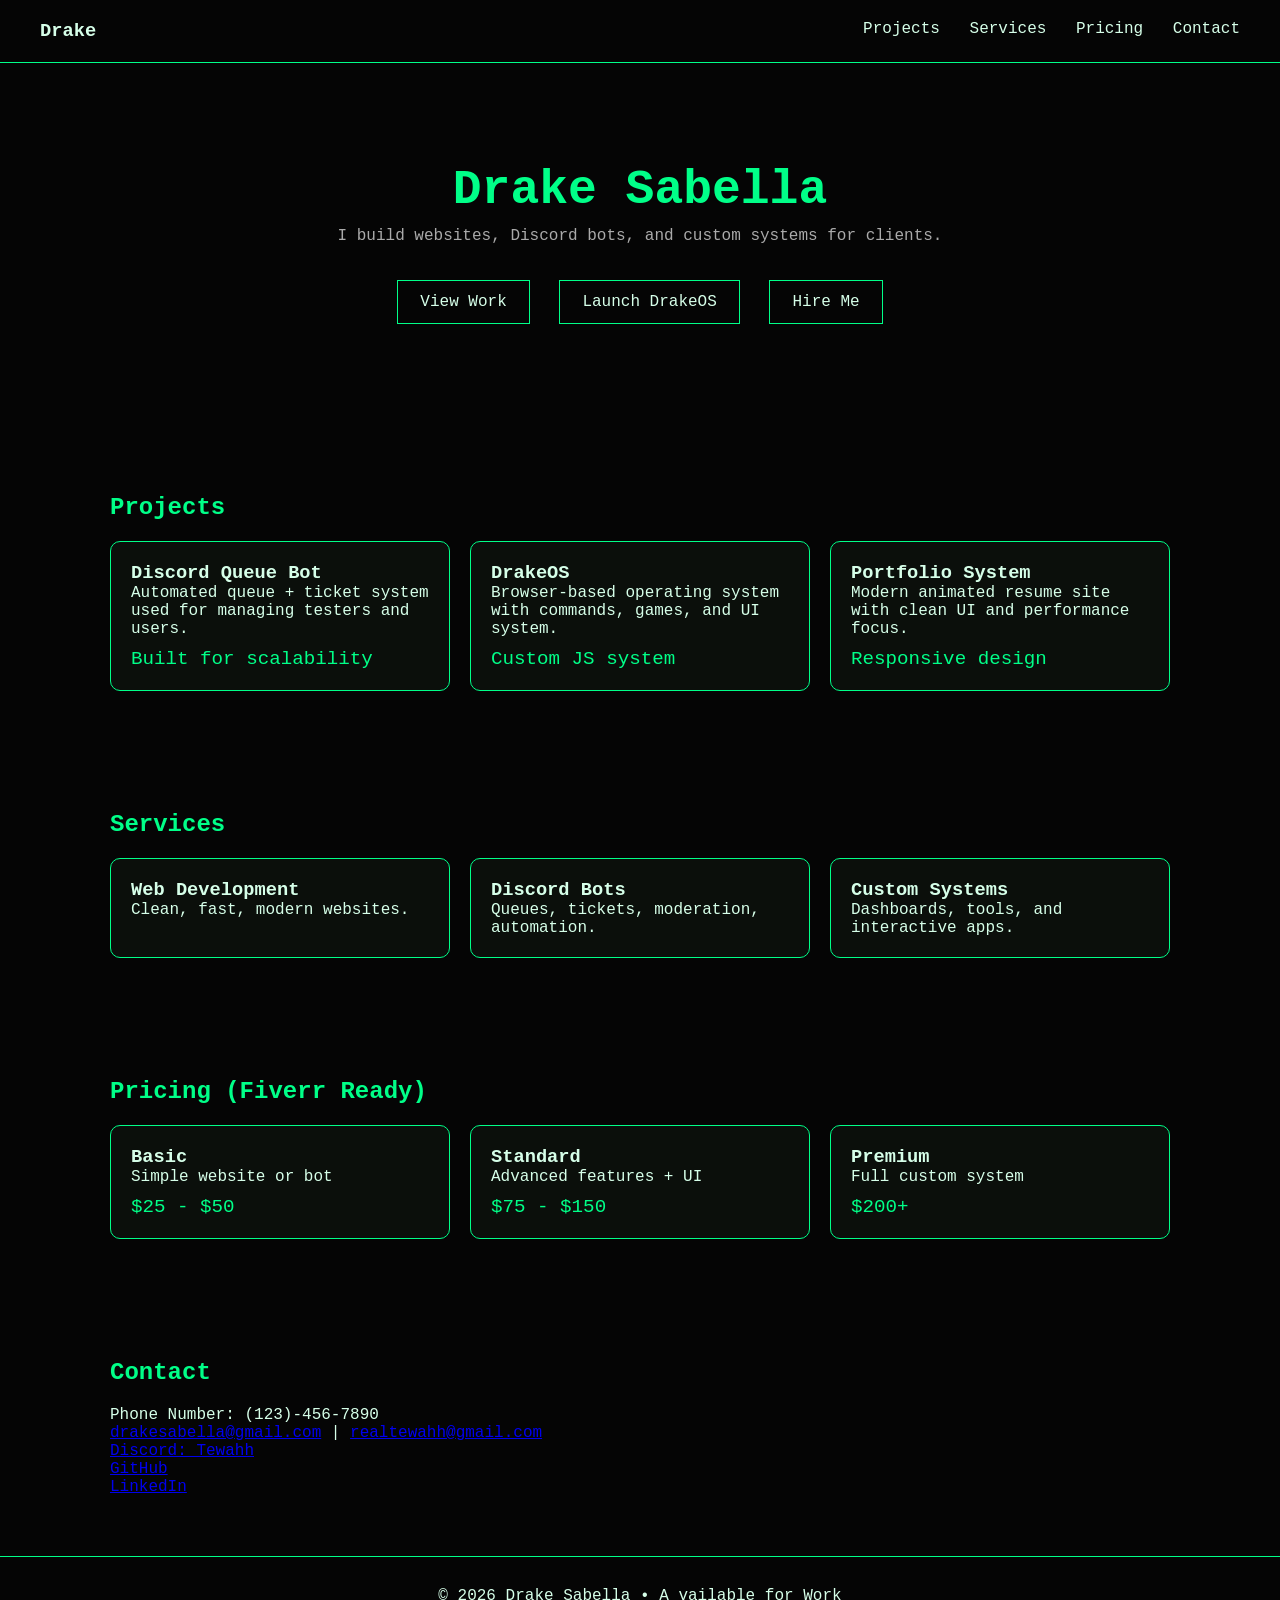
<file: index.html>
<!DOCTYPE html>
<html lang="en">

<head>
    <meta charset="UTF-8">
    <meta name="viewport" content="width=device-width, initial-scale=1.0">
    <title>Drake Sabella | Hire Me</title>
    <link rel="stylesheet" href="style.css">
</head>

<body>

    <header>
        <h3>Drake</h3>
        <nav>
            <a onclick="scrollToSection('projects')">Projects</a>
            <a onclick="scrollToSection('services')">Services</a>
            <a onclick="scrollToSection('pricing')">Pricing</a>
            <a onclick="scrollToSection('contact')">Contact</a>
        </nav>
    </header>

    <div class="hero">
        <h1>Drake Sabella</h1>
        <p>I build websites, Discord bots, and custom systems for clients.</p>

        <div class="buttons">
            <div class="btn" onclick="scrollToSection('projects')">View Work</div>
            <div class="btn" onclick="openTerminal()">Launch DrakeOS</div>
            <div class="btn" onclick="scrollToSection('pricing')">Hire Me</div>
        </div>
    </div>

    <section id="projects">
        <h2>Projects</h2>
        <div class="grid">

            <div class="card">
                <h3>Discord Queue Bot</h3>
                <p>Automated queue + ticket system used for managing testers and users.</p>
                <p class="price">Built for scalability</p>
            </div>

            <div class="card">
                <h3>DrakeOS</h3>
                <p>Browser-based operating system with commands, games, and UI system.</p>
                <p class="price">Custom JS system</p>
            </div>

            <div class="card">
                <h3>Portfolio System</h3>
                <p>Modern animated resume site with clean UI and performance focus.</p>
                <p class="price">Responsive design</p>
            </div>

        </div>
    </section>

    <section id="services">
        <h2>Services</h2>
        <div class="grid">

            <div class="card">
                <h3>Web Development</h3>
                <p>Clean, fast, modern websites.</p>
            </div>

            <div class="card">
                <h3>Discord Bots</h3>
                <p>Queues, tickets, moderation, automation.</p>
            </div>

            <div class="card">
                <h3>Custom Systems</h3>
                <p>Dashboards, tools, and interactive apps.</p>
            </div>

        </div>
    </section>

    <section id="pricing">
        <h2>Pricing (Fiverr Ready)</h2>
        <div class="grid">

            <div class="card">
                <h3>Basic</h3>
                <p>Simple website or bot</p>
                <p class="price">$25 - $50</p>
            </div>

            <div class="card">
                <h3>Standard</h3>
                <p>Advanced features + UI</p>
                <p class="price">$75 - $150</p>
            </div>

            <div class="card">
                <h3>Premium</h3>
                <p>Full custom system</p>
                <p class="price">$200+</p>
            </div>

        </div>
    </section>

    <section id="contact">
        <h2>Contact</h2>
        <p>Phone Number: (123)-456-7890</p>
        <p><a href="mailto:drakesabella@gmail.com" target="_blank">drakesabella@gmail.com</a> | <a href="mailto:realtewahh@gmail.com" target="_blank">realtewahh@gmail.com</a></p>
        <p><a href="https://discord.com/users/993185516474351616" target="_blank">Discord: Tewahh</a></p>
        <p><a href="https://github.com/Tewahh" target="_blank">GitHub</a></p>
        <p><a href="https://www.linkedin.com/in/drake-sabella-a541763a8" target="_blank">LinkedIn</a></p>
    </section>

    <footer>
        © 2026 Drake Sabella • A vailable for Work
    </footer>

    <!-- TERMINAL OS -->
    <div id="terminalModal">
        <div class="window-bar">
            <div class="dot red"></div>
            <div class="dot yellow"></div>
            <div class="dot green"></div>
        </div>

        <div id="terminal"></div>
        <input id="input" placeholder="type help...">
    </div>

    <script text="text/javascript" src="main.js"></script>

</body>

</html>
</file>
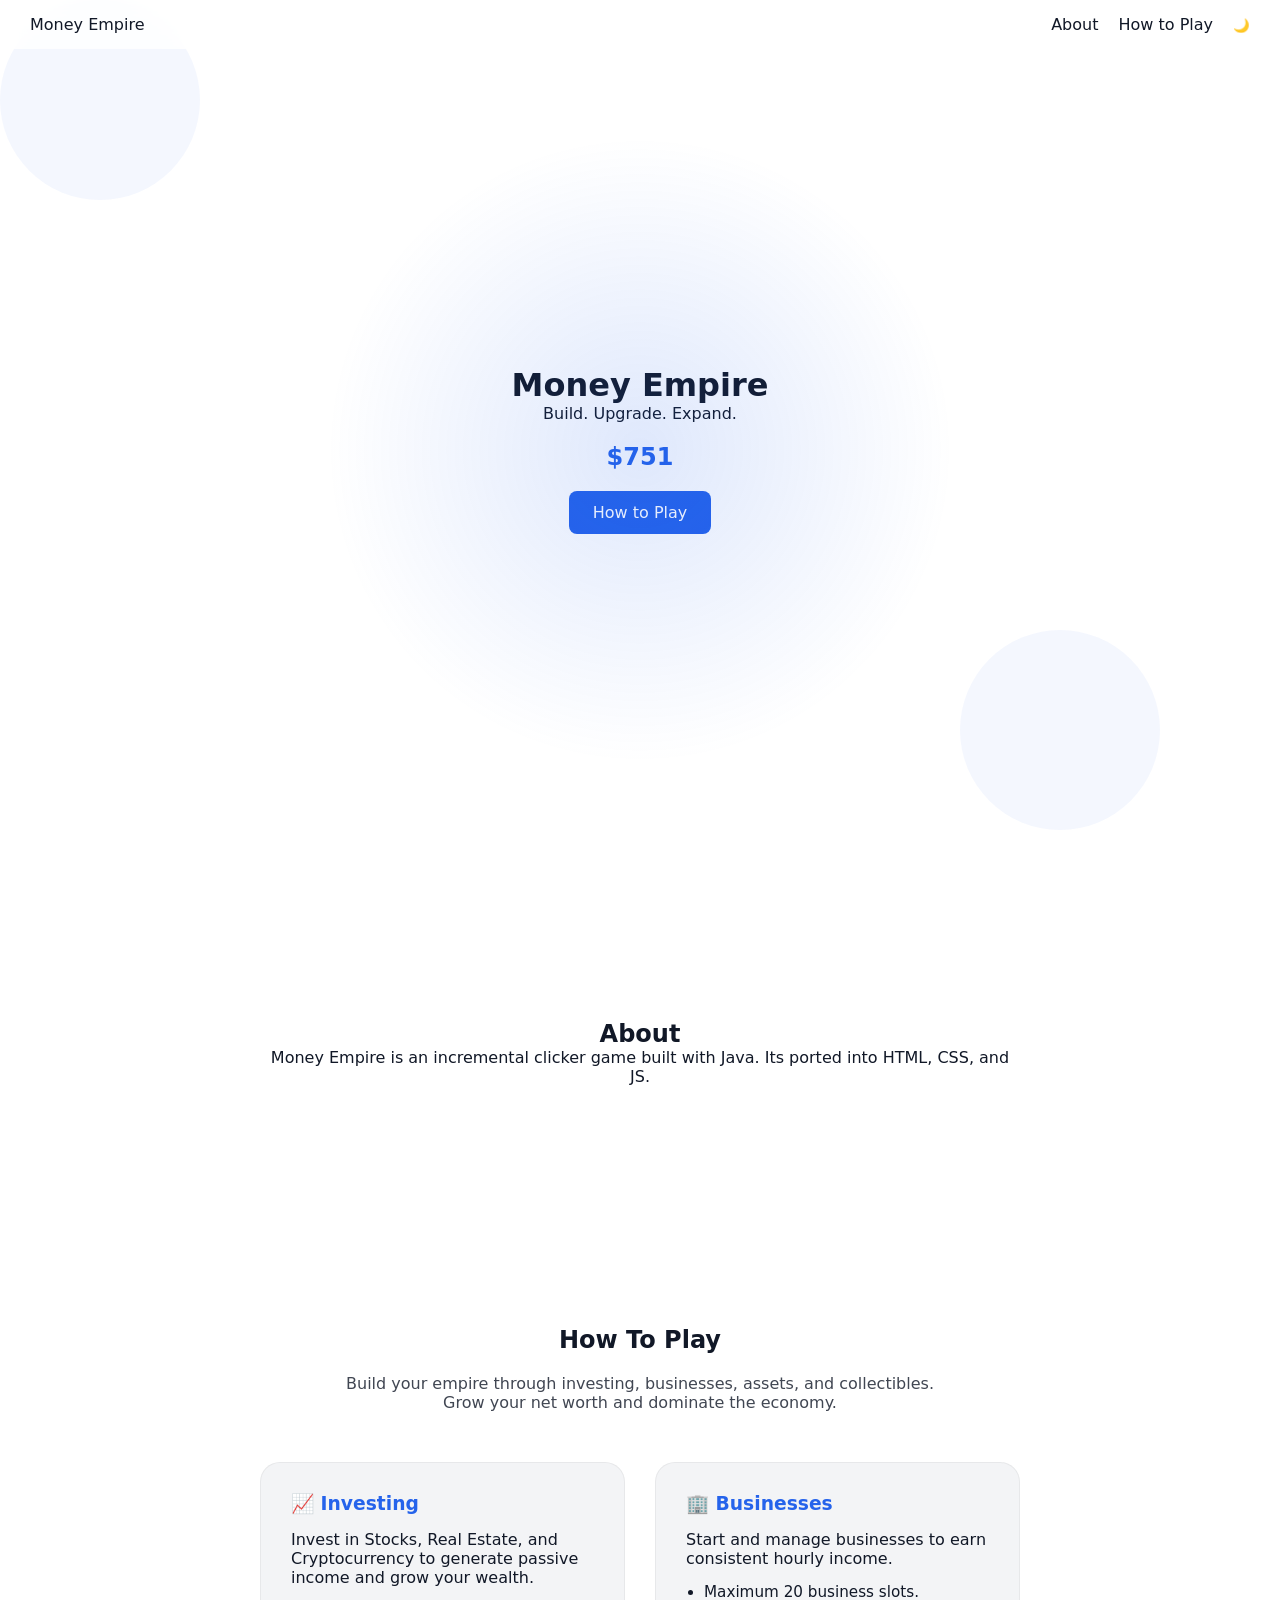
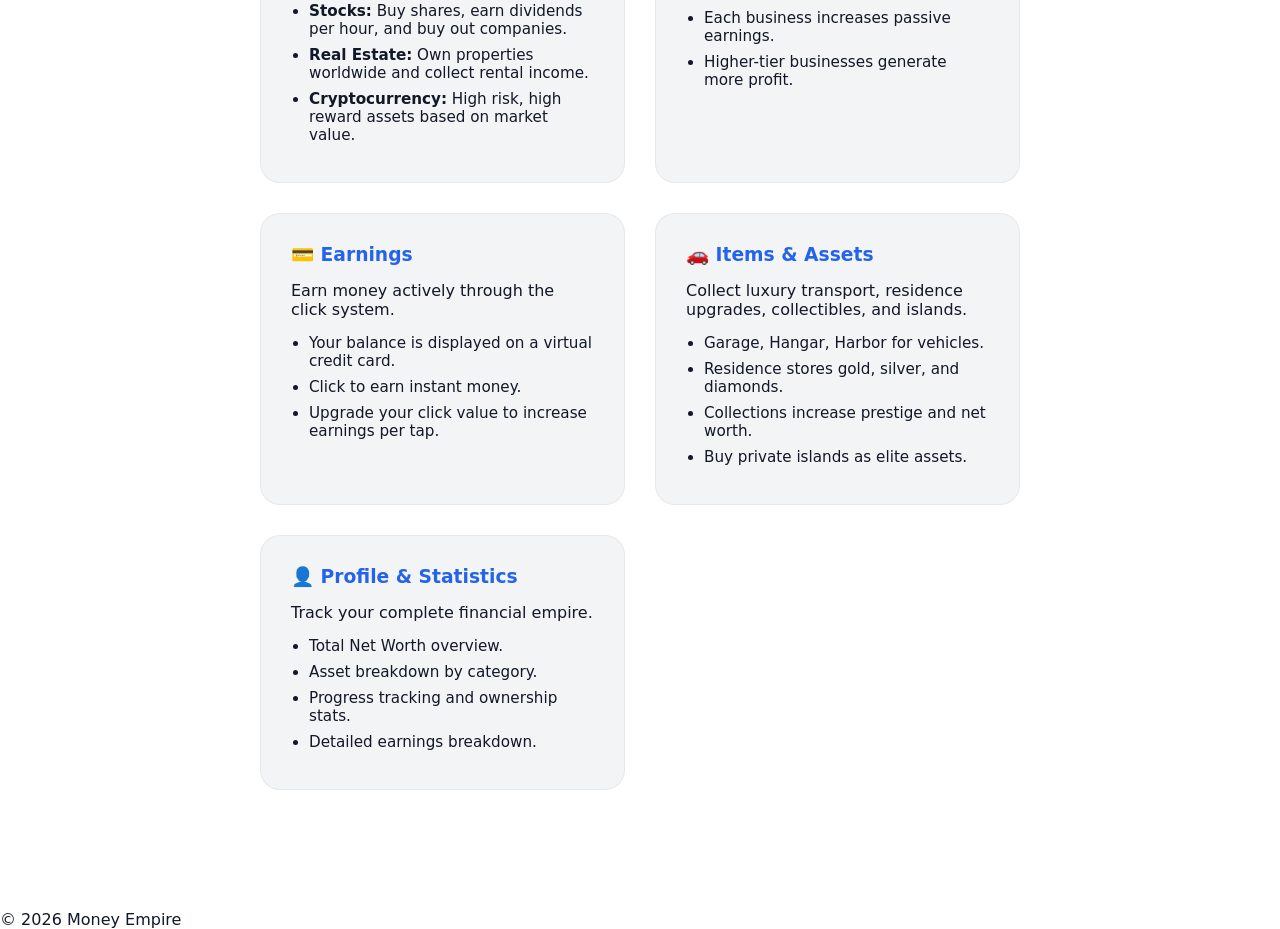
<file: ME/index.html>
<!DOCTYPE html>
<html lang="en" data-theme="light">
<head>
<meta charset="UTF-8">
<meta name="viewport" content="width=device-width, initial-scale=1.0">

<title>Money Empire</title>
<meta name="description" content="Money Empire - A clean incremental web game.">

<link rel="stylesheet" href="style.css">
<script defer src="script.js"></script>
</head>

<body>

<!-- Loading Screen -->
<div id="loader" aria-hidden="true">
    <div class="spinner"></div>
</div>

<!-- Background Effects -->
<div class="gradient-bg"></div>
<div class="floating-shapes"></div>

<!-- Navigation -->
<nav class="navbar">
    <div class="logo">Money Empire</div>

    <button class="nav-toggle" aria-label="Toggle Menu">☰</button>

    <ul class="nav-links">
        <li><a href="#about">About</a></li>
        <li><a href="#how-to-play">How to Play</a></li>
        <li>
            <button id="themeToggle" aria-label="Toggle Dark Mode">🌙</button>
        </li>
    </ul>
</nav>

<!-- Hero -->
<header class="hero">
    <div class="hero-content">
        <h1>Money Empire</h1>
        <p>Build. Upgrade. Expand.</p>

        <h2 id="moneyCounter">$0</h2>

        <a href="#how-to-play" class="btn">How to Play</a>
    </div>
</header>

<!-- About -->
<section id="about" class="section reveal">
    <h2>About</h2>
    <p>
        Money Empire is an incremental clicker game built with Java. Its ported 
        into HTML, CSS, and JS.
    </p>
</section>

<!-- How To Play -->
<section id="how-to-play" class="section reveal">
    <h2>How To Play</h2>
    <p class="section-intro">
        Build your empire through investing, businesses, assets, and collectibles.
        Grow your net worth and dominate the economy.
    </p>

    <div class="guide-container">

        <!-- Investing -->
        <div class="guide-card">
            <h3>📈 Investing</h3>
            <p>Invest in Stocks, Real Estate, and Cryptocurrency to generate passive income and grow your wealth.</p>

            <ul>
                <li><strong>Stocks:</strong> Buy shares, earn dividends per hour, and buy out companies.</li>
                <li><strong>Real Estate:</strong> Own properties worldwide and collect rental income.</li>
                <li><strong>Cryptocurrency:</strong> High risk, high reward assets based on market value.</li>
            </ul>
        </div>

        <!-- Businesses -->
        <div class="guide-card">
            <h3>🏢 Businesses</h3>
            <p>Start and manage businesses to earn consistent hourly income.</p>
            <ul>
                <li>Maximum 20 business slots.</li>
                <li>Each business increases passive earnings.</li>
                <li>Higher-tier businesses generate more profit.</li>
            </ul>
        </div>

        <!-- Earnings -->
        <div class="guide-card">
            <h3>💳 Earnings</h3>
            <p>Earn money actively through the click system.</p>
            <ul>
                <li>Your balance is displayed on a virtual credit card.</li>
                <li>Click to earn instant money.</li>
                <li>Upgrade your click value to increase earnings per tap.</li>
            </ul>
        </div>

        <!-- Items -->
        <div class="guide-card">
            <h3>🚗 Items & Assets</h3>
            <p>Collect luxury transport, residence upgrades, collectibles, and islands.</p>
            <ul>
                <li>Garage, Hangar, Harbor for vehicles.</li>
                <li>Residence stores gold, silver, and diamonds.</li>
                <li>Collections increase prestige and net worth.</li>
                <li>Buy private islands as elite assets.</li>
            </ul>
        </div>

        <!-- Profile -->
        <div class="guide-card">
            <h3>👤 Profile & Statistics</h3>
            <p>Track your complete financial empire.</p>
            <ul>
                <li>Total Net Worth overview.</li>
                <li>Asset breakdown by category.</li>
                <li>Progress tracking and ownership stats.</li>
                <li>Detailed earnings breakdown.</li>
            </ul>
        </div>

    </div>
</section>

<footer>
    <p>© 2026 Money Empire</p>
</footer>

<!-- Analytics Ready Placeholder -->
<script>
    // Example:
    // Add Google Analytics or other tracking here later.
</script>

</body>
</html>
</file>
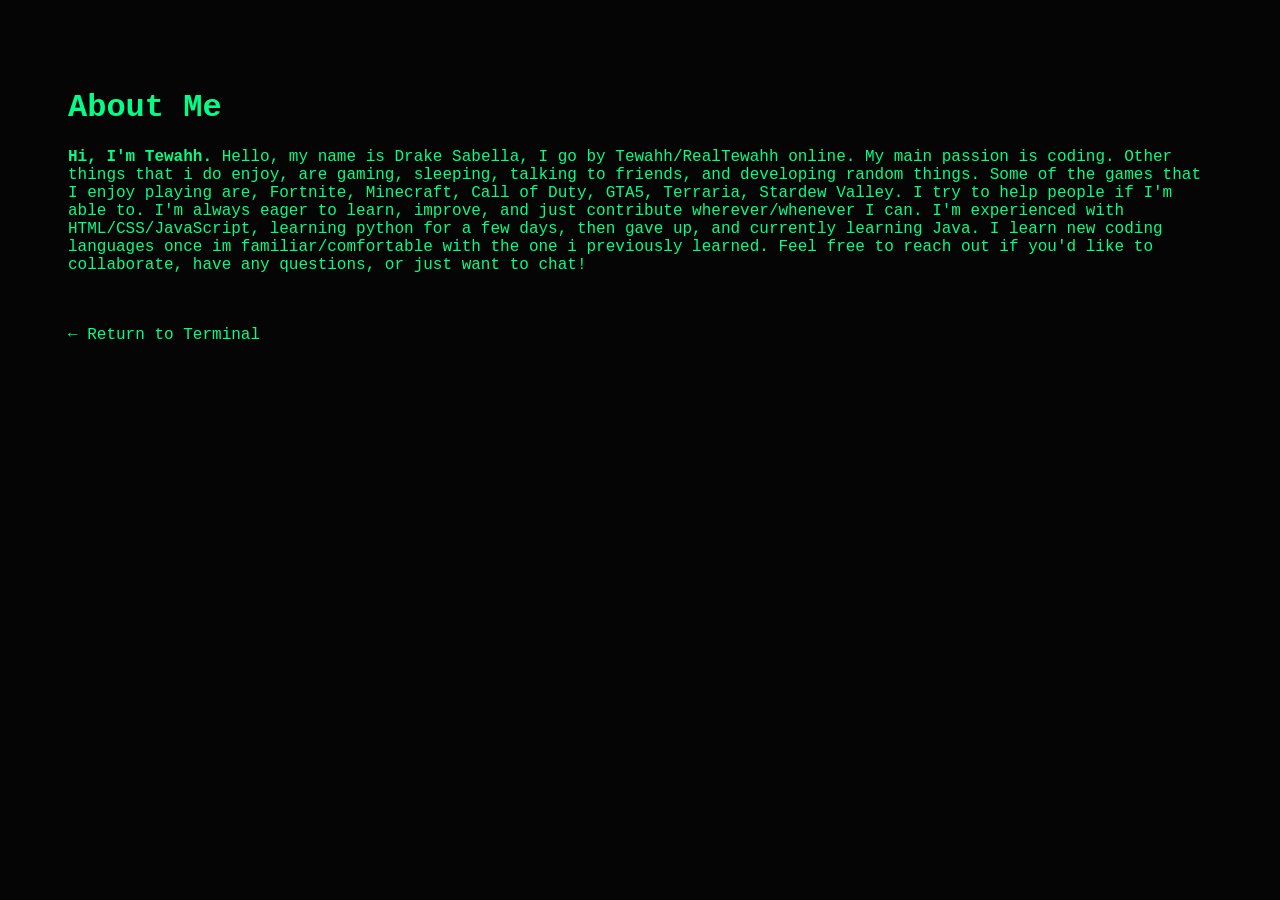
<file: about.html>
<!DOCTYPE html>
<html>

<head>
    <title>About - Drake</title>
    <style>
        body {
            background: #050505;
            color: #00ff88;
            font-family: Courier New, monospace;
            padding: 60px;
        }

        a {
            color: #00ff88;
            text-decoration: none;
        }
    </style>
</head>

<body>

    <h1>About Me</h1>
    <p>
        <strong>Hi, I'm Tewahh.</strong>
        Hello, my name is Drake Sabella, I go by Tewahh/RealTewahh online.
        My main passion is coding. Other things that i do enjoy, are gaming, sleeping,
        talking to friends, and developing random things. Some of the games that I enjoy playing are,
        Fortnite, Minecraft, Call of Duty, GTA5, Terraria, Stardew Valley.

        I try to help people if I'm able to. I'm always eager to learn, improve, and just
        contribute wherever/whenever I can.

        I'm experienced with HTML/CSS/JavaScript, learning python for a few days, then gave up, 
        and currently learning Java. I learn new coding languages once im familiar/comfortable with
        the one i previously learned. 

        Feel free to reach out if you'd like to collaborate, have any questions, or just want to chat!
    </p>

    <br><br>
    <a href="index.html">← Return to Terminal</a>

</body>

</html>
</file>
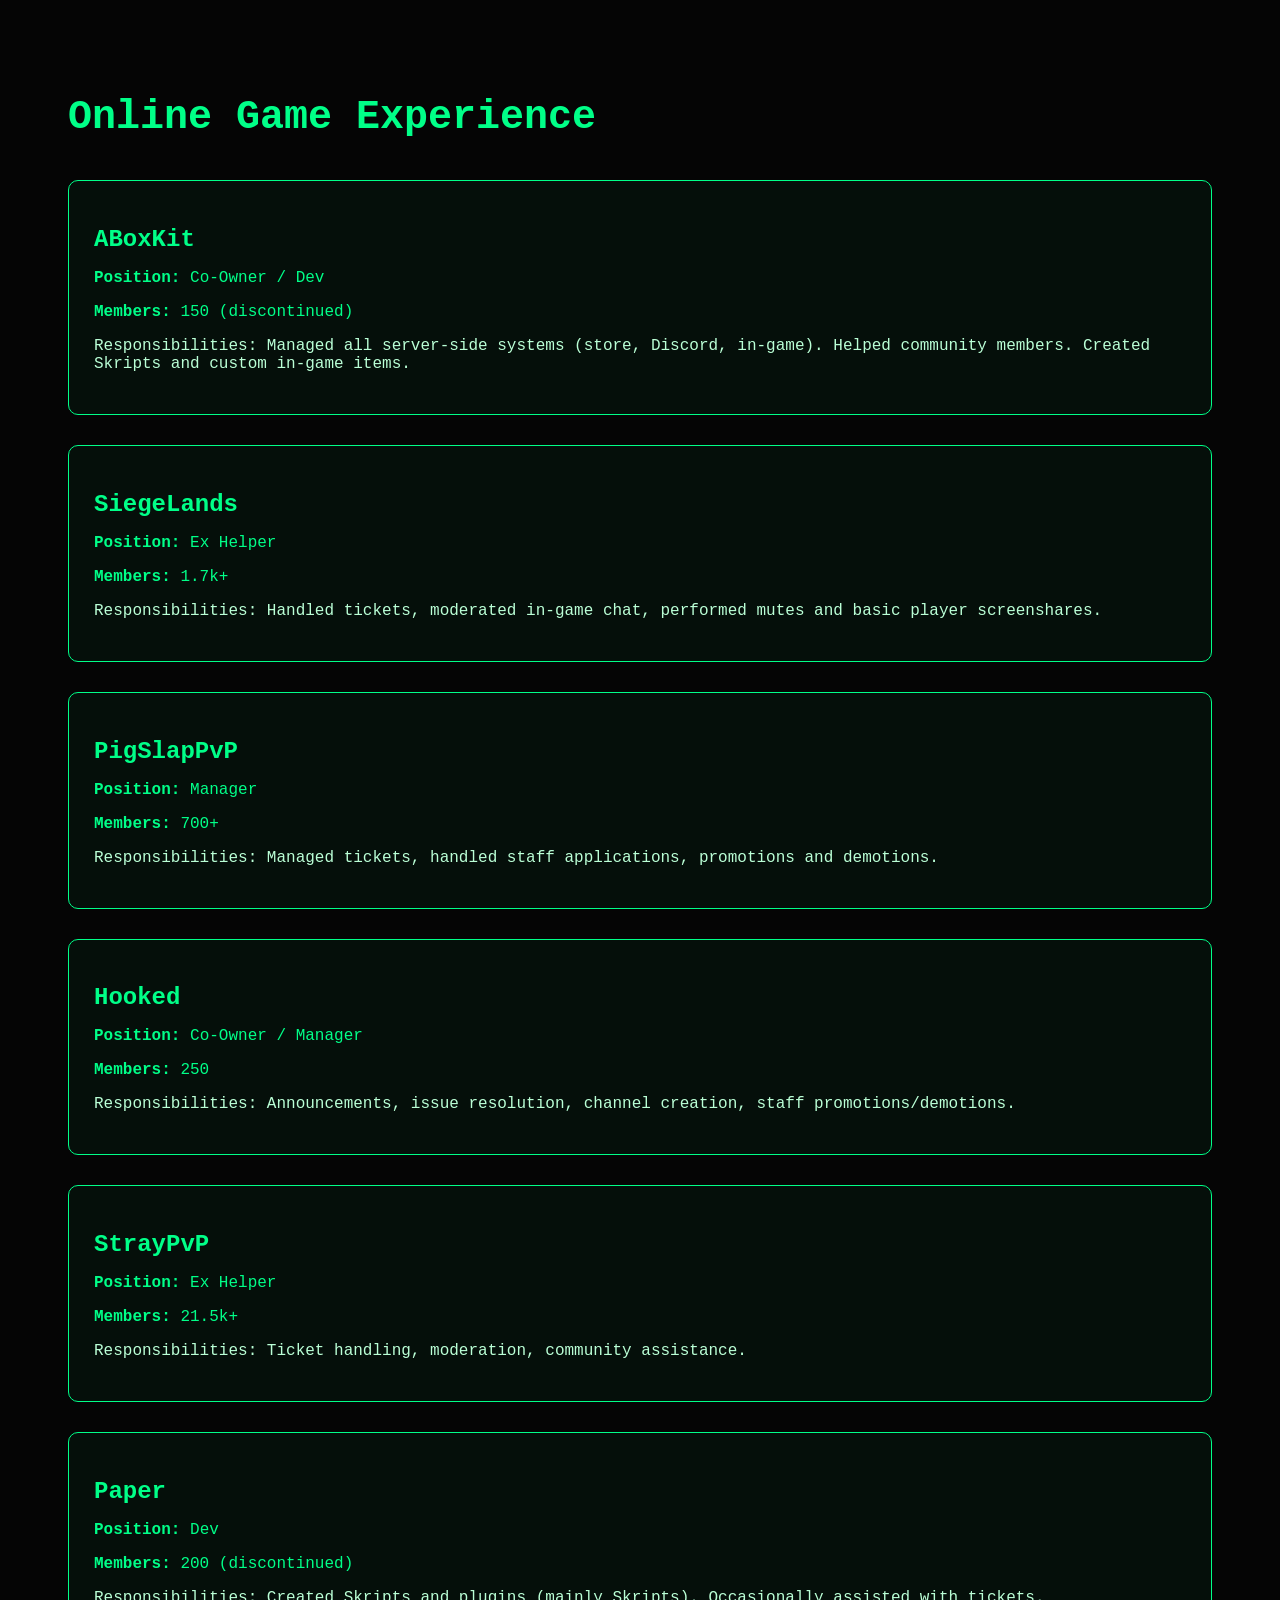
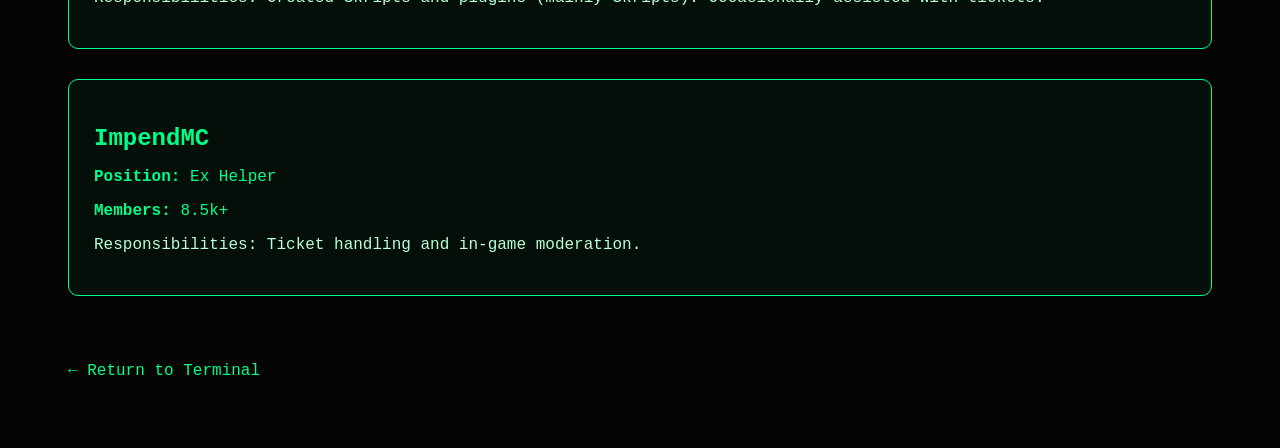
<file: games.html>
<!DOCTYPE html>
<html lang="en">

<head>
    <meta charset="UTF-8">
    <title>Online Game Resume - Tewahh</title>

    <style>
        body {
            background: #050505;
            color: #00ff88;
            font-family: "Courier New", monospace;
            padding: 60px;
        }

        h1 {
            font-size: 40px;
            margin-bottom: 40px;
        }

        .card {
            border: 1px solid #00ff88;
            padding: 25px;
            margin-bottom: 30px;
            border-radius: 10px;
            background: rgba(0, 255, 136, 0.04);
        }

        .card h2 {
            margin-bottom: 10px;
        }

        .role {
            color: gold;
        }

        .members {
            color: cyan;
        }

        .resp {
            color: #baffd6;
        }

        a {
            color: #00ff88;
            text-decoration: none;
        }
    </style>
</head>

<body>

    <h1>Online Game Experience</h1>

    <div class="card">
        <h2>ABoxKit</h2>
        <p><strong>Position:</strong> Co-Owner / Dev</p>
        <p><strong>Members:</strong> 150 (discontinued)</p>
        <p class="resp">
            Responsibilities: Managed all server-side systems (store, Discord, in-game).
            Helped community members. Created Skripts and custom in-game items.
        </p>
    </div>

    <div class="card">
        <h2>SiegeLands</h2>
        <p><strong>Position:</strong> Ex Helper</p>
        <p><strong>Members:</strong> 1.7k+</p>
        <p class="resp">
            Responsibilities: Handled tickets, moderated in-game chat,
            performed mutes and basic player screenshares.
        </p>
    </div>

    <div class="card">
        <h2>PigSlapPvP</h2>
        <p><strong>Position:</strong> Manager</p>
        <p><strong>Members:</strong> 700+</p>
        <p class="resp">
            Responsibilities: Managed tickets, handled staff applications,
            promotions and demotions.
        </p>
    </div>

    <div class="card">
        <h2>Hooked</h2>
        <p><strong>Position:</strong> Co-Owner / Manager</p>
        <p><strong>Members:</strong> 250</p>
        <p class="resp">
            Responsibilities: Announcements, issue resolution,
            channel creation, staff promotions/demotions.
        </p>
    </div>

    <div class="card">
        <h2>StrayPvP</h2>
        <p><strong>Position:</strong> Ex Helper</p>
        <p><strong>Members:</strong> 21.5k+</p>
        <p class="resp">
            Responsibilities: Ticket handling, moderation,
            community assistance.
        </p>
    </div>

    <div class="card">
        <h2>Paper</h2>
        <p><strong>Position:</strong> Dev</p>
        <p><strong>Members:</strong> 200 (discontinued)</p>
        <p class="resp">
            Responsibilities: Created Skripts and plugins (mainly Skripts).
            Occasionally assisted with tickets.
        </p>
    </div>

    <div class="card">
        <h2>ImpendMC</h2>
        <p><strong>Position:</strong> Ex Helper</p>
        <p><strong>Members:</strong> 8.5k+</p>
        <p class="resp">
            Responsibilities: Ticket handling and in-game moderation.
        </p>
    </div>

    <br><br>
    <a href="index.html">← Return to Terminal</a>

</body>

</html>
</file>
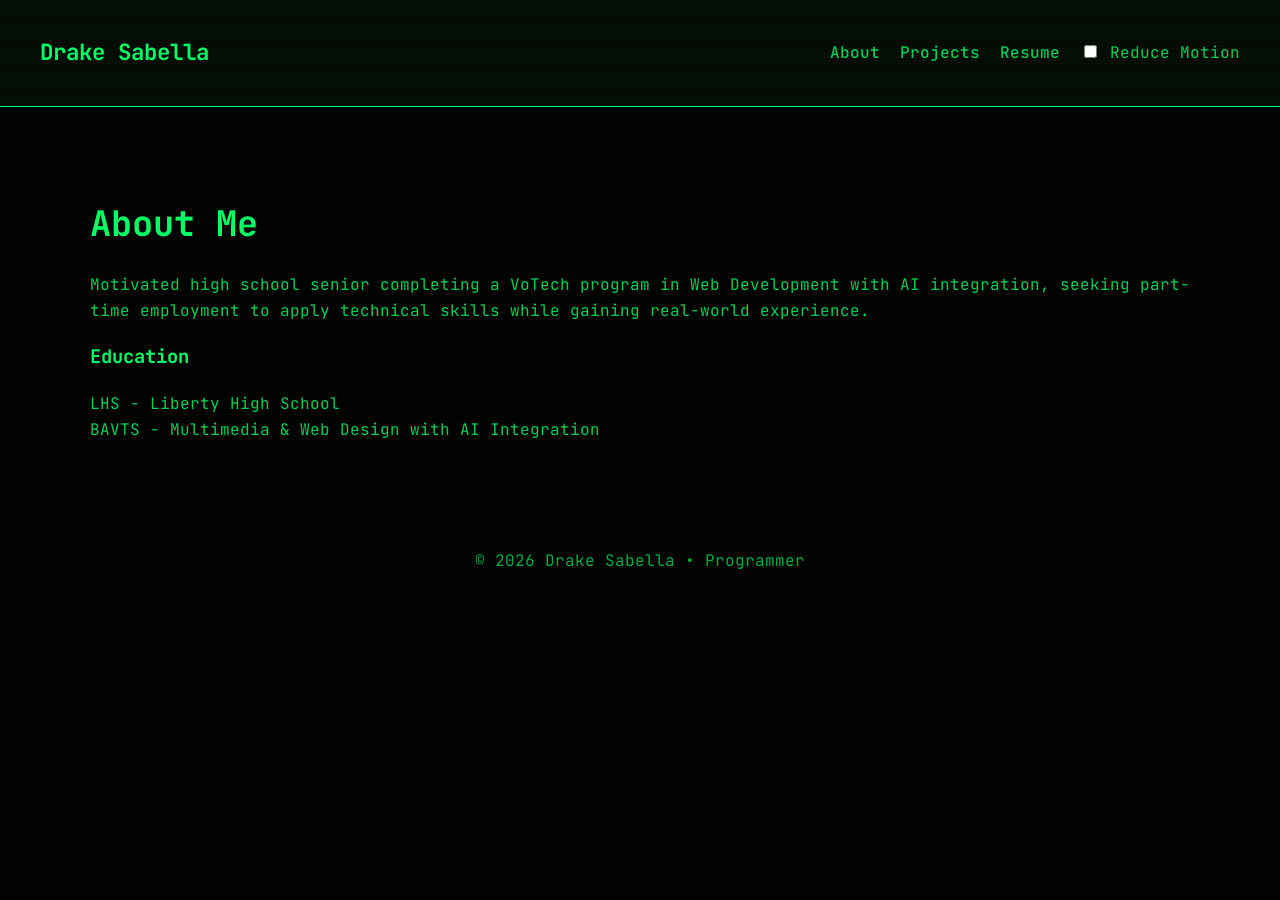
<file: irl.html>
<!doctype html>
<html lang="en">

<head>
    <meta charset="UTF-8" />
    <meta name="viewport" content="width=device-width, initial-scale=1.0" />
    <title>My Portfolio</title>
    <link rel="stylesheet" href="resume/style.css" />
    <link rel="preconnect" href="https://fonts.googleapis.com">
    <link rel="preconnect" href="https://fonts.gstatic.com" crossorigin>
    <link href="https://fonts.googleapis.com/css2?family=JetBrains+Mono:wght@400;600;700&display=swap" rel="stylesheet">
    <link rel="apple-touch-icon" sizes="180x180" href="/apple-touch-icon.png">
    <link rel="icon" type="image/png" sizes="32x32" href="/favicon-32x32.png">
    <link rel="icon" type="image/png" sizes="16x16" href="/favicon-16x16.png">
    <link rel="manifest" href="/site.webmanifest">
</head>

<body>
    <header class="site-header">
        <h1 class="logo">Drake Sabella</h1>
        <nav id="navbar">
            <ul>
                <li><a data-section="about">About</a></li>
                <li><a data-section="portfolio">Projects</a></li>
                <li><a data-section="resume">Resume</a></li>
                <div class="toggle-container">
                    <label>
                        <input type="checkbox" id="disable-animations">
                        Reduce Motion
                    </label>
                </div>
            </ul>
        </nav>
    </header>


    <main>
        <section id="about-section" class="section active">
            <h1>About Me</h1>
            <p>
                Motivated high school senior completing a VoTech program in Web Development with AI integration,
                seeking part-time employment to apply technical skills while gaining real-world experience.
            </p>
            <h3>Education</h3>
            <p>
                LHS - Liberty High School<br>
                BAVTS - Multimedia & Web Design with AI Integration
            </p>
        </section>

        <section id="portfolio-section" class="section">
            <h1>My Work</h1>
            <div class="project-grid">
                <div class="project-card">
                    <h2 class="project-name">Amethyst Clicker</h2>
                    <p class="project-description">
                        First project that taught me how to use CDNs
                        <br /><br /><b class="testclass">(ARCHIVED)</b>
                    </p>
                    <a href="Amethyst Clicker/index.htm" target="_blank" class="project-link">View Project</a>
                </div>
                <div class="project-card">
                    <h2 class="project-name">Galaxy Clicker</h2>
                    <p class="project-description">
                        One of my first ever projects that I still have
                        access to.
                        <br /><br /><b class="testclass">(ARCHIVED)</b>
                    </p>
                    <a href="Galaxy Clicker/index.htm" target="_blank" class="project-link">View Project</a>
                </div>
                <div class="project-card">
                    <h2 class="project-name">Gear Clicker</h2>
                    <p class="project-description">
                        Threw this together quite fast, and it was very
                        rushed.
                        <br /><br /><b class="testclass">(ARCHIVED)</b>

                    </p>
                    <a href="Gear Clicker/index.htm" target="_blank" class="project-link">View Project</a>
                </div>
                <div class="project-card">
                    <h2 class="project-name">Money Clicker</h2>
                    <p class="project-description">
                        First project that taugt me the basics of animations
                        using CSS, also one of my more recent projects.
                        <br /><br /><b class="testclass">(ARCHIVED)</b>

                    </p>
                    <a href="Money Clicker/index.htm" target="_blank" class="project-link">View Project</a>
                </div>
                <div class="project-card">
                    <h2 class="project-name">Professional Game</h2>
                    <p class="project-description">
                        One of my most enjoyable games that I've made so far.
                        <br /><br /><b class="testclass">(ARCHIVED)</b>

                    </p>
                    <a href="Professional Game/index.htm" target="_blank" class="project-link">View Project</a>
                </div>
                <div class="project-card">
                    <h2 class="project-name">Quartz Clicker</h2>
                    <p class="project-description">
                        Rushed this game, because I had a bunch of different ideas, and i tried to implement them all at
                        once.
                        <br /><br /><b class="testclass">(ARCHIVED)</b>

                    </p>
                    <a href="Quartz Clicker/index.htm" target="_blank" class="project-link">View Project</a>
                </div>
            </div>
        </section>

        <section id="resume-section" class="section">
            <div class="resume-container">

                <!-- Resume Header -->
                <div class="resume-header">
                    <h1>Drake Sabella</h1>
                    <p class="typing"></p>
                    <div class="resume-contact">
                        <a href="mailto:sabellad0587@bavts.org">sabellad0587@bavts.org</a>
                        <span>•</span>
                        <a href="https://github.com/Tewahh" target="_blank">GitHub</a>
                        <span>•</span>
                        <a href="https://www.linkedin.com/in/drake-sabella-a541763a8" target="_blank">LinkedIn</a>
                    </div>
                </div>

                <div class="resume-body">

                    <!-- LEFT COLUMN -->
                    <div class="resume-left">

                        <div class="resume-block">
                            <h2>Objective</h2>
                            <p>
                                Motivated high school senior in a Web Development VoTech program with AI integration,
                                seeking part-time employment to apply technical skills while gaining professional
                                experience.
                            </p>
                        </div>

                        <div class="resume-block timeline">
                            <h2>Education</h2>

                            <div class="timeline-item">
                                <h3>Liberty High School</h3>
                                <span>Expected Graduation: June 2026</span>
                            </div>

                            <div class="timeline-item">
                                <h3>Bethlehem Area Vocational-Technical School</h3>
                                <span>Multimedia & Web Design with AI Integration (2026)</span>
                            </div>
                        </div>

                        <div class="resume-block timeline">
                            <h2>Volunteer Experience</h2>

                            <div class="timeline-item">
                                <h3>Cinema Attendant</h3>
                                <span>Steel Stacks Frank Banko Alehouse Cinema | Sept 2025 - Nov 2025</span>
                                <ul>
                                    <li>Assisted daily operations and supported team members</li>
                                    <li>Maintained organized and safe environment</li>
                                    <li>Demonstrated punctuality and communication skills</li>
                                </ul>
                            </div>
                        </div>

                    </div>

                    <!-- RIGHT COLUMN -->
                    <div class="resume-right">

                        <div class="resume-block">
                            <h2>Technical Skills</h2>
                            <div class="skill">
                                <span>HTML & CSS</span>
                                <div class="skill-bar">
                                    <div style="width:85%"></div>
                                </div>
                            </div>
                            <div class="skill">
                                <span>JavaScript</span>
                                <div class="skill-bar">
                                    <div style="width:70%"></div>
                                </div>
                            </div>
                            <div class="skill">
                                <span>Java</span>
                                <div class="skill-bar">
                                    <div style="width:25%"></div>
                                </div>
                            </div>
                        </div>

                        <div class="resume-block">
                            <h2>Certifications</h2>
                            <ul>
                                <li>OSHA 10 Certified (2023)</li>
                                <li>CPR Certified (2025)</li>
                                <li>CodeHS Web Design Level 1 (2025)</li>
                            </ul>
                        </div>

                        <div class="resume-block">
                            <h2>Career Interests</h2>
                            <ul>
                                <li>Software Development</li>
                                <li>Application Development</li>
                                <li>Systems Analysis</li>
                                <li>Computer Programming</li>
                            </ul>
                        </div>
                    </div>
                </div>
            </div>
        </section>

    </main>

    <footer>
        © 2026 Drake Sabella • Programmer
    </footer>


    <script src="resume/script.js"></script>
</body>

</html>
</file>
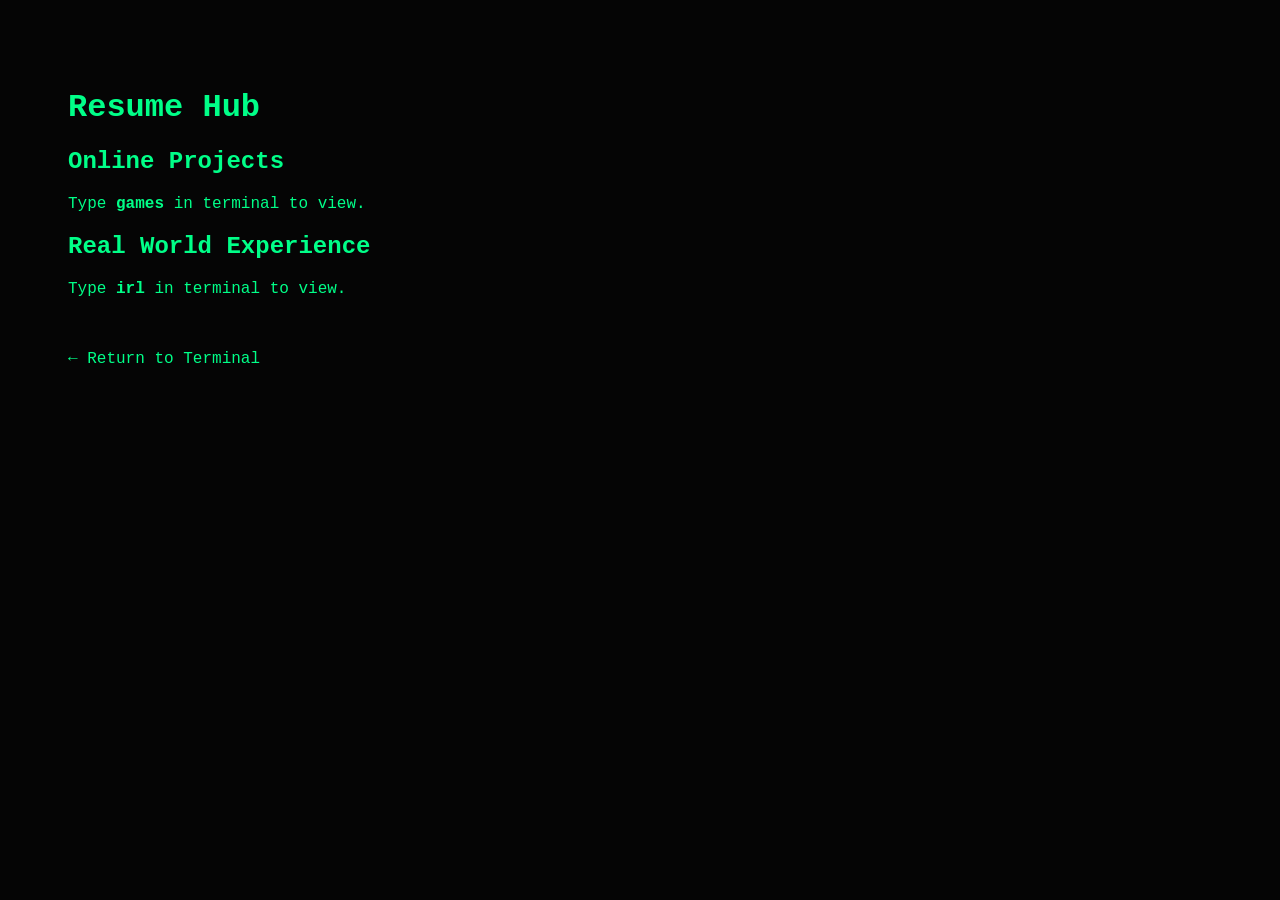
<file: resume.html>
<!DOCTYPE html>
<html>

<head>
    <title>Resume - Drake</title>
    <style>
        body {
            background: #050505;
            color: #00ff88;
            font-family: Courier New, monospace;
            padding: 60px;
        }

        .return-terminal {
            color: #00ff88;
            text-decoration: none;
        }
    </style>
</head>

<body>

    <h1>Resume Hub</h1>

    <h2>Online Projects</h2>
    <p>Type <b>games</b> in terminal to view.</p>

    <h2>Real World Experience</h2>
    <p>Type <b>irl</b> in terminal to view.</p>

    <br><br>
    <a class="return-terminal" href="index.html">← Return to Terminal</a>

</body>

</html>
</file>
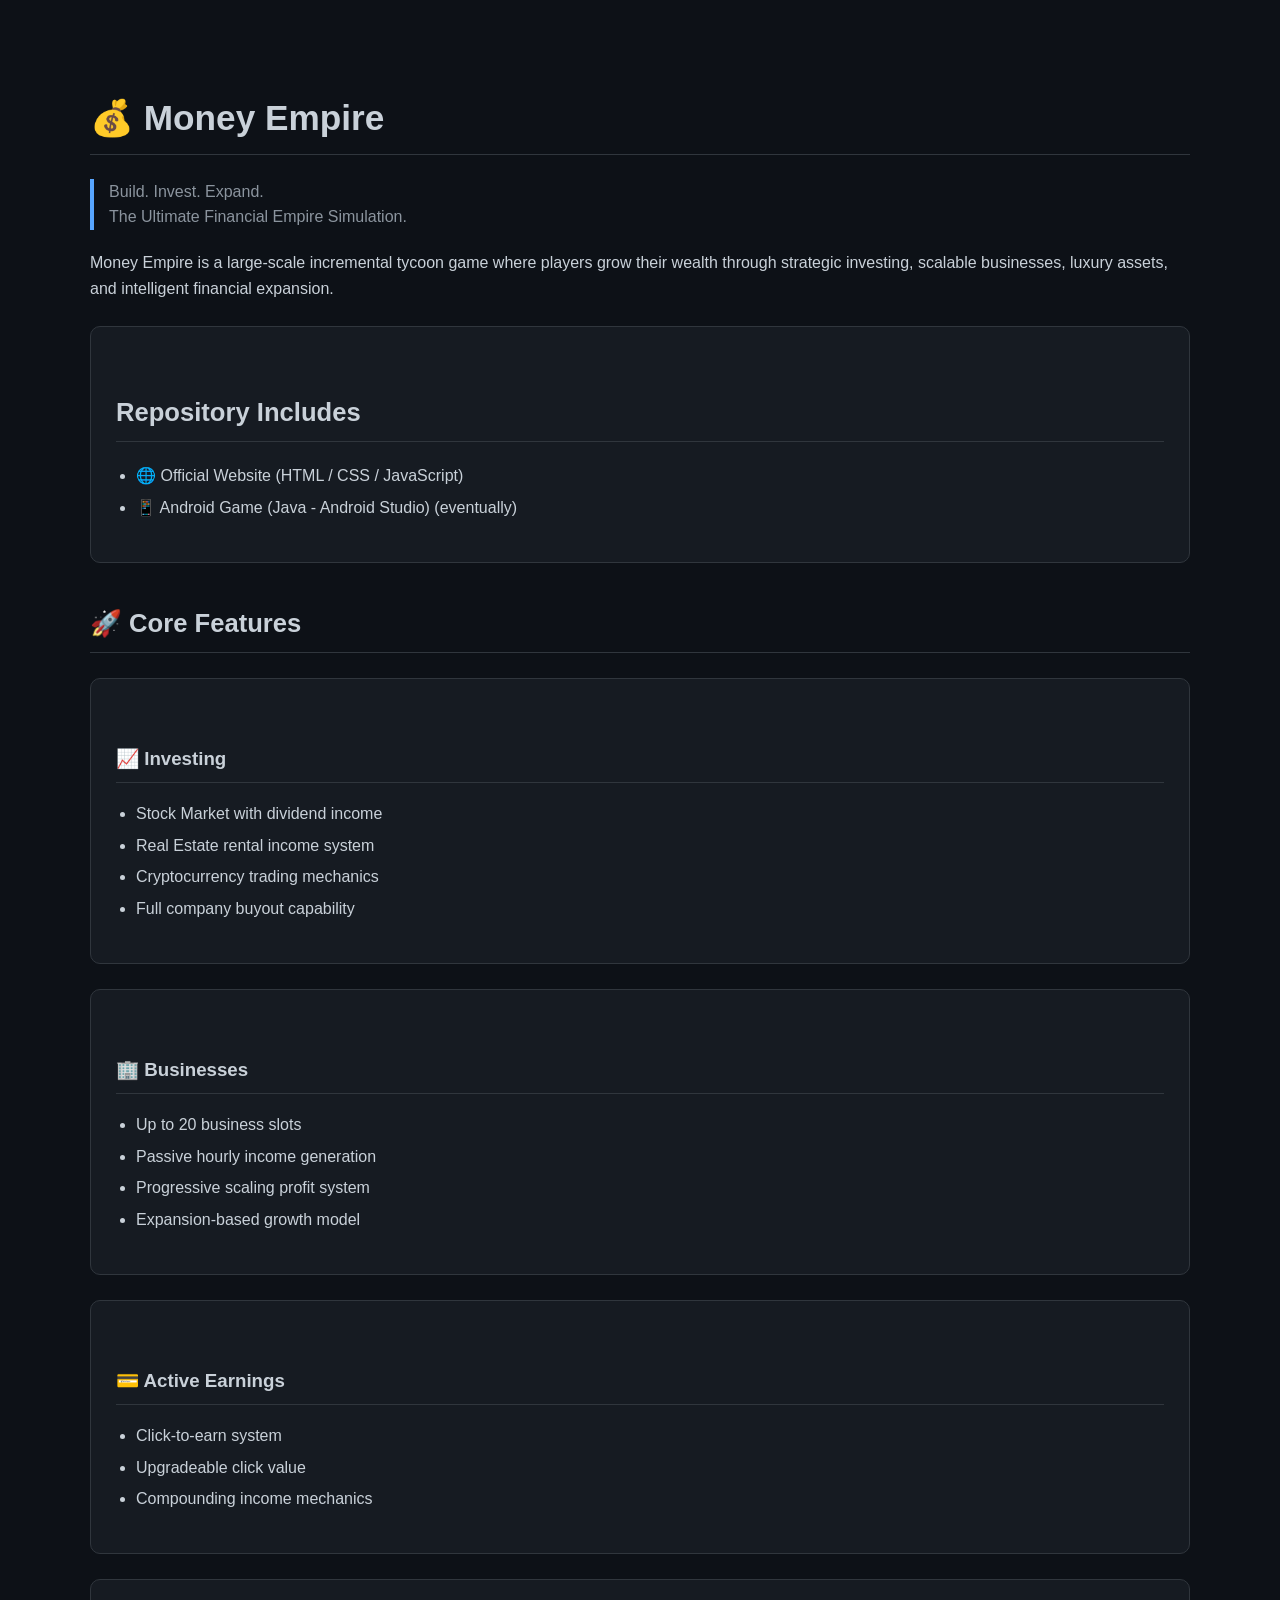
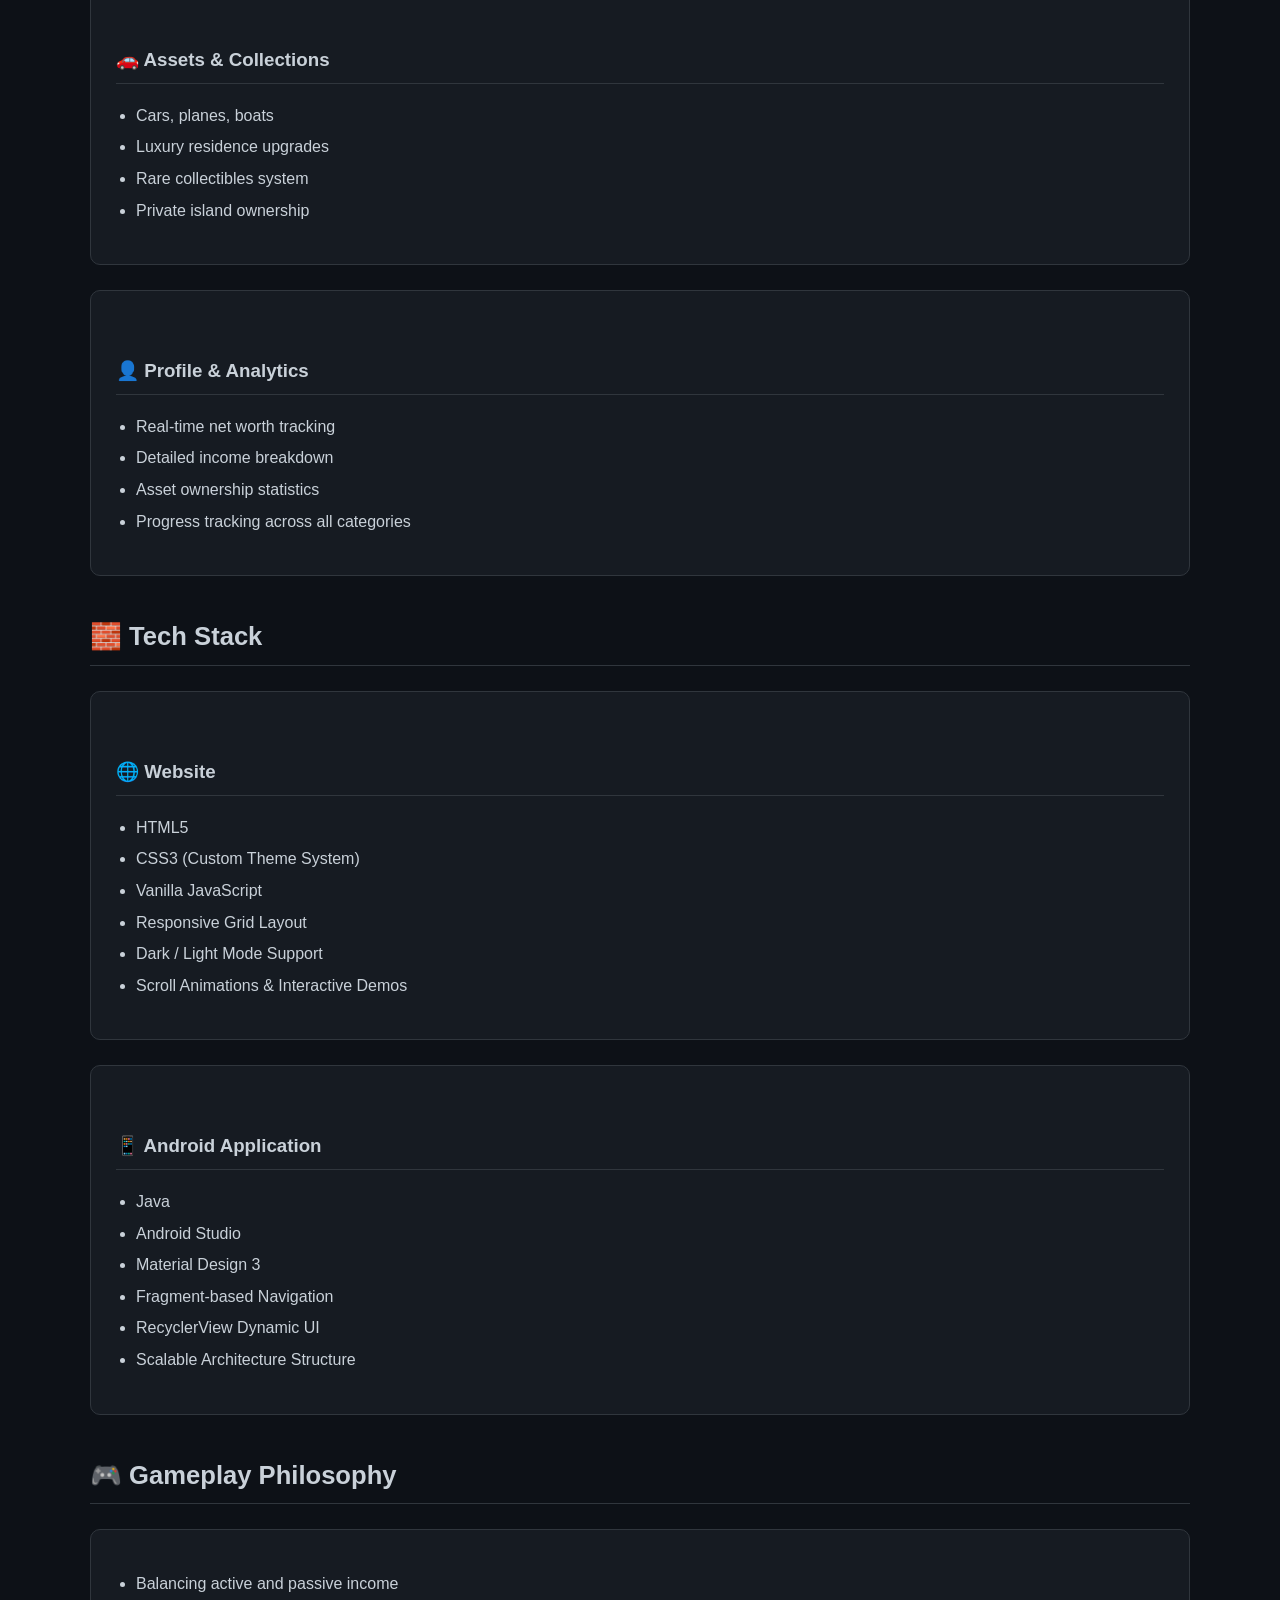
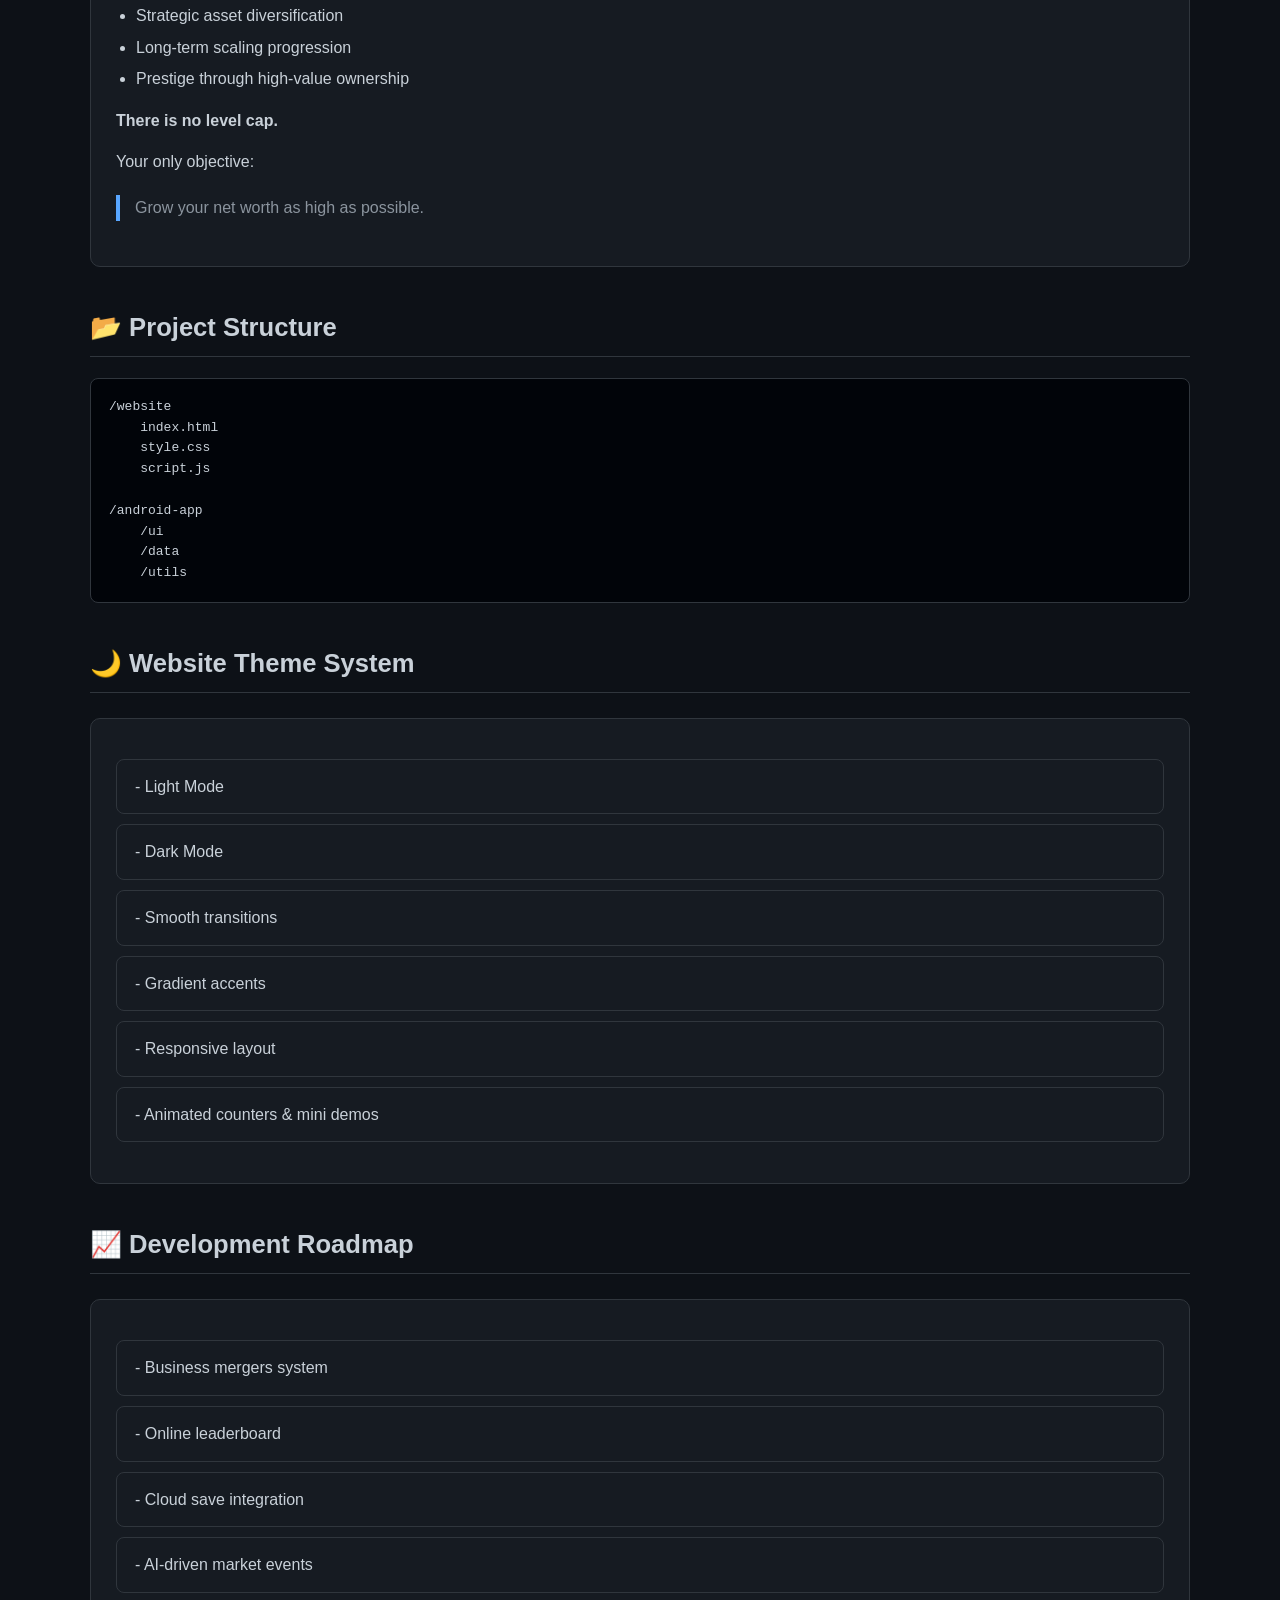
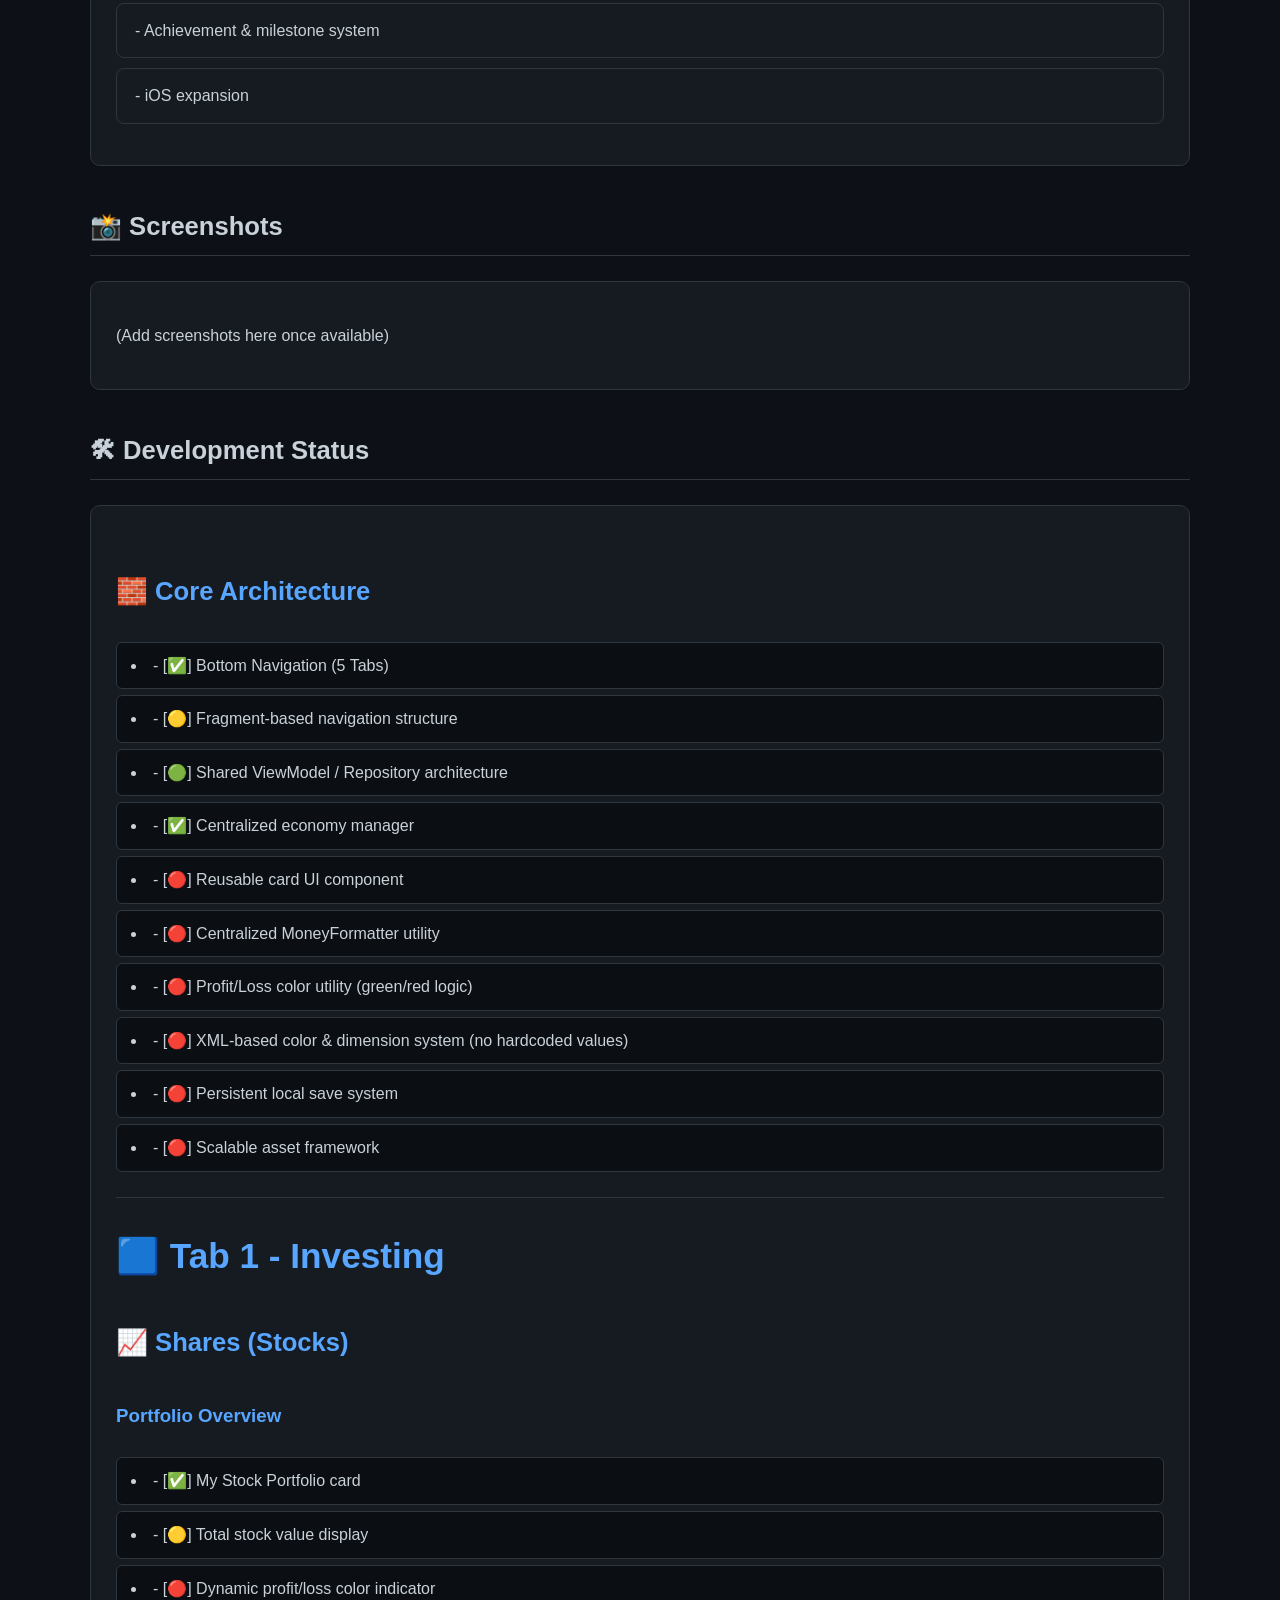
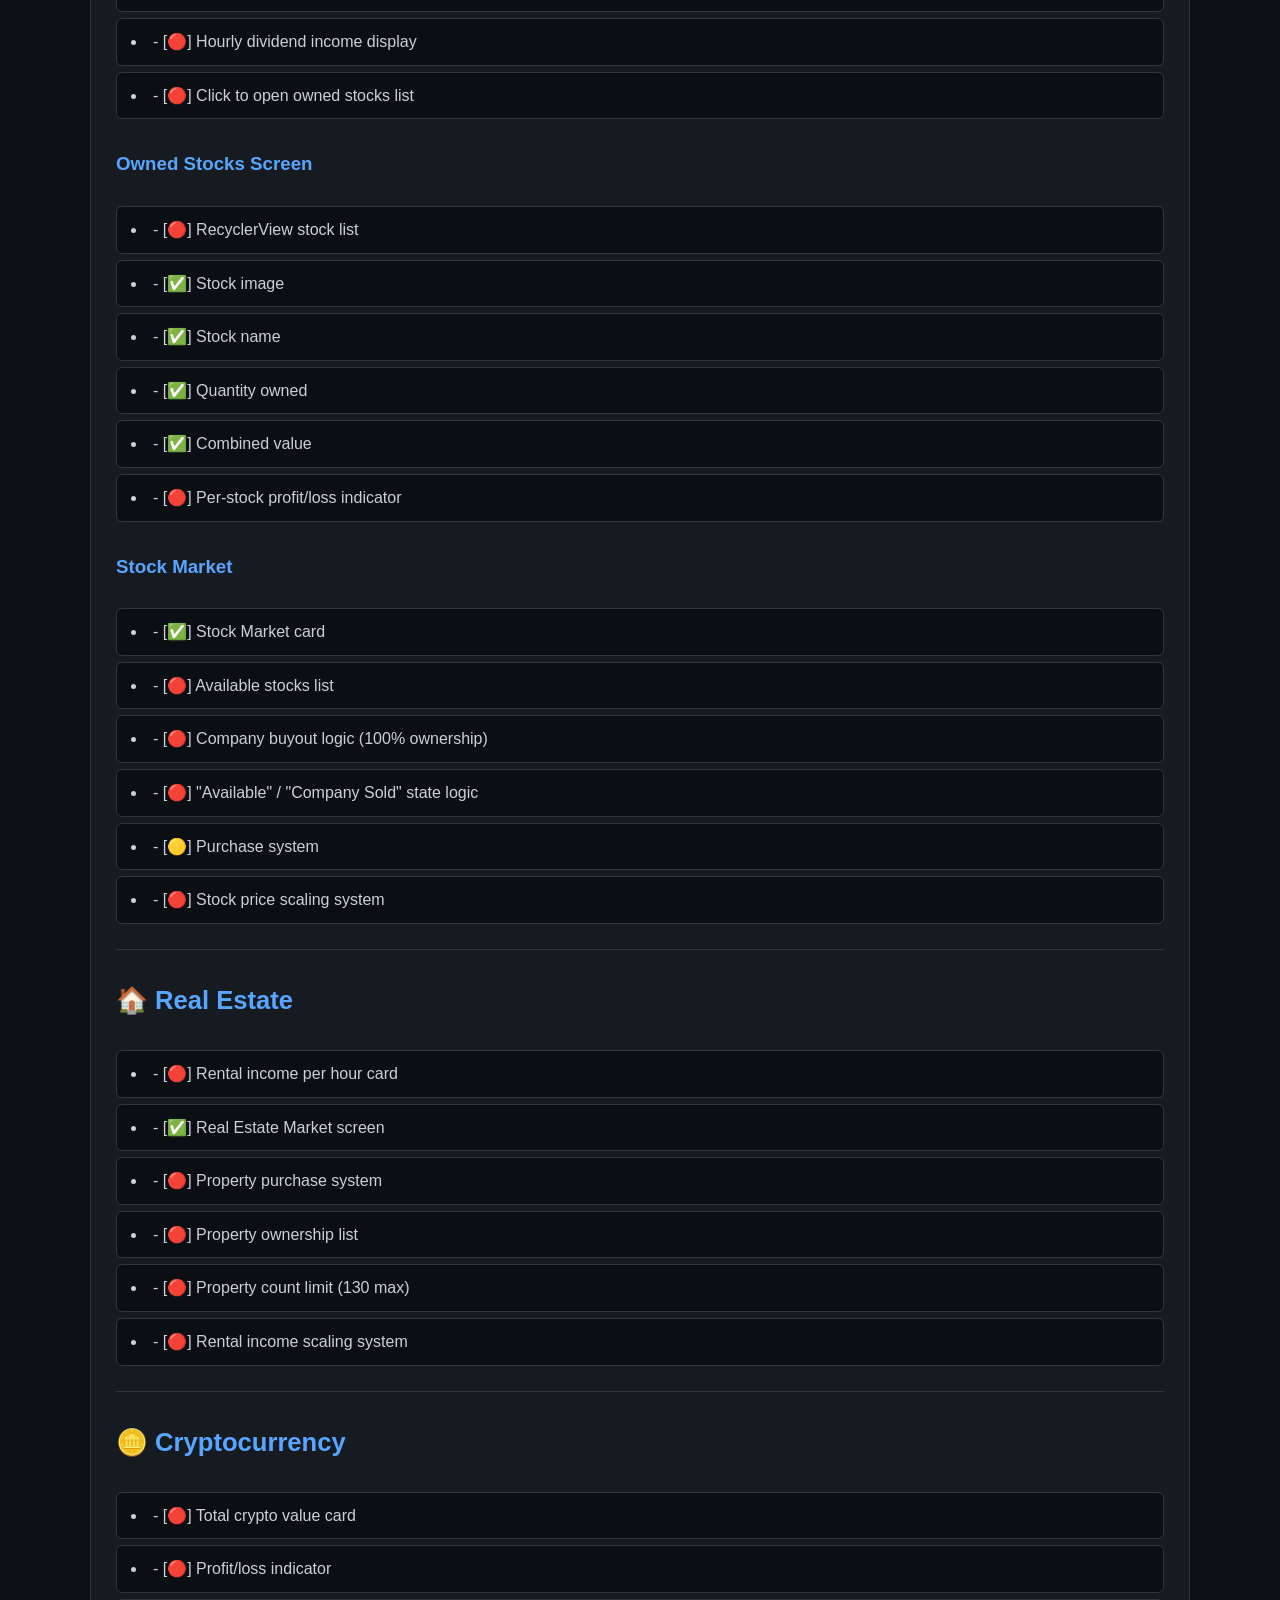
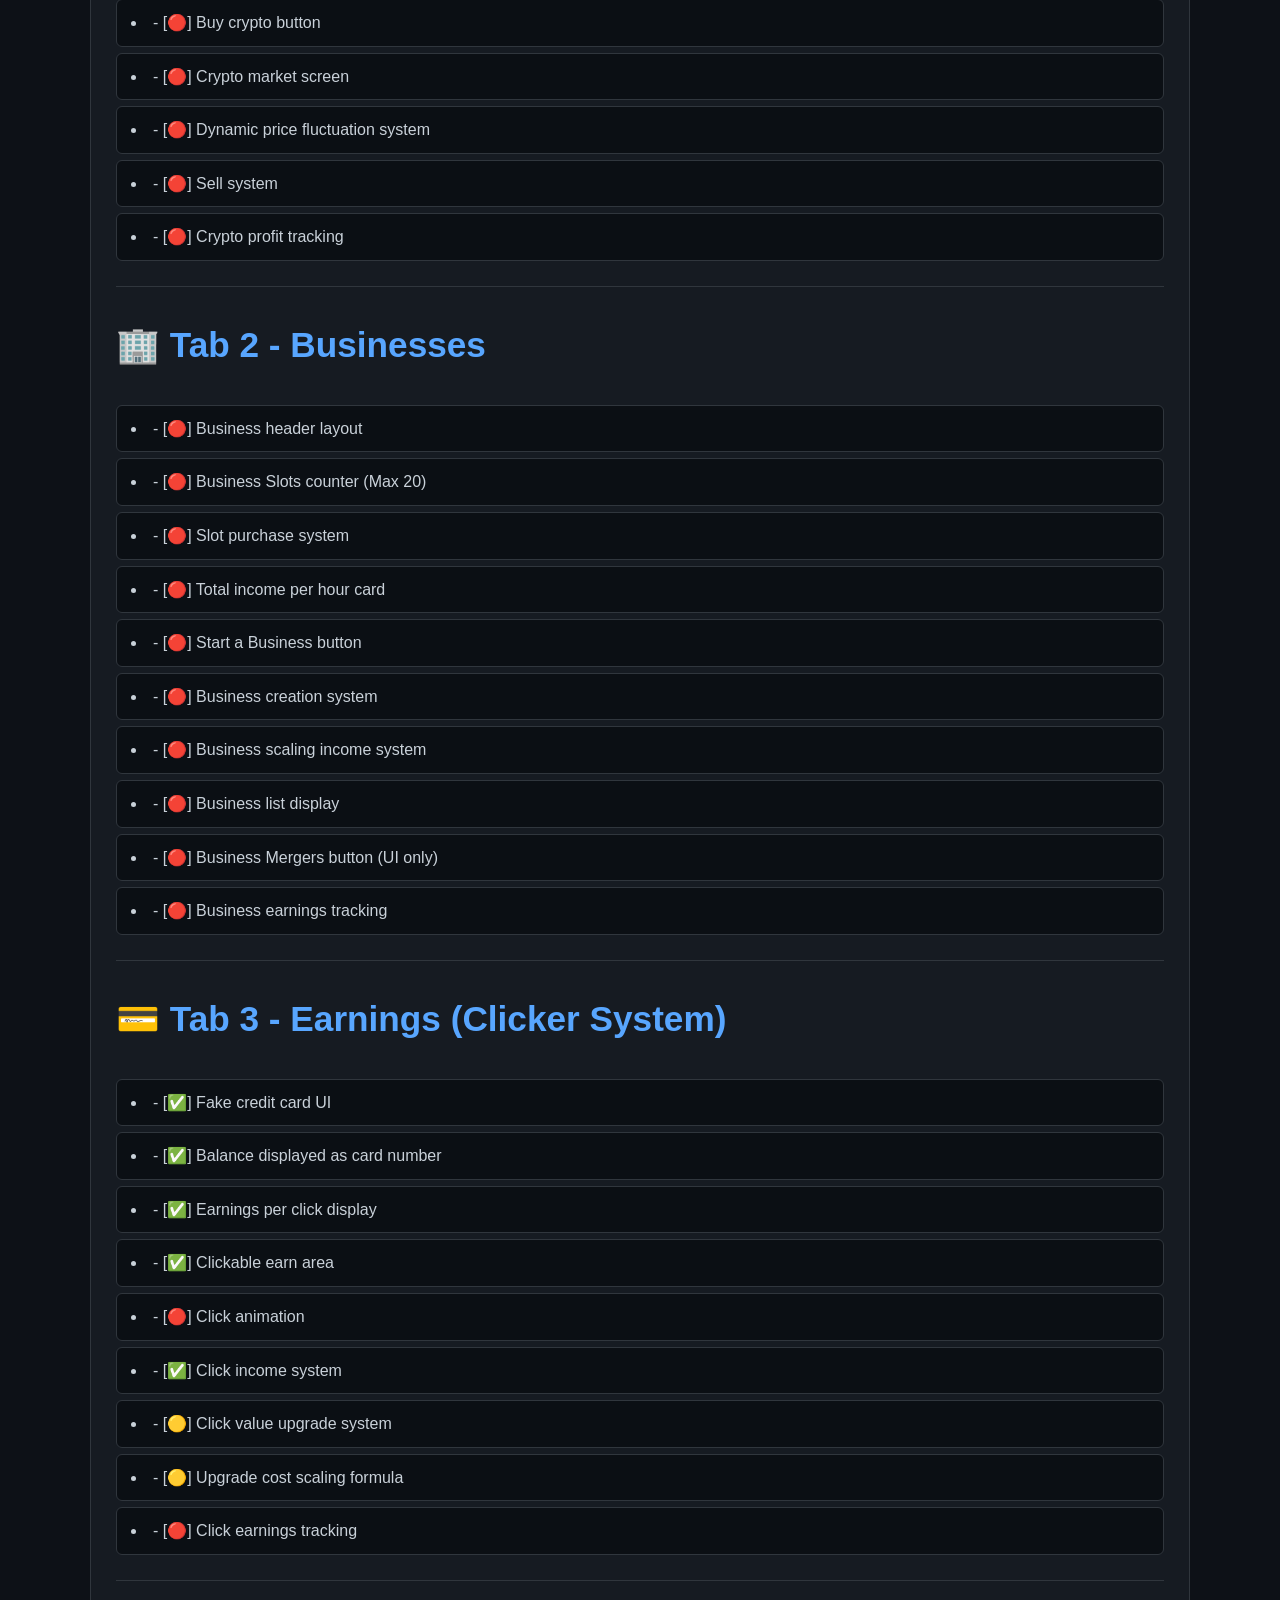
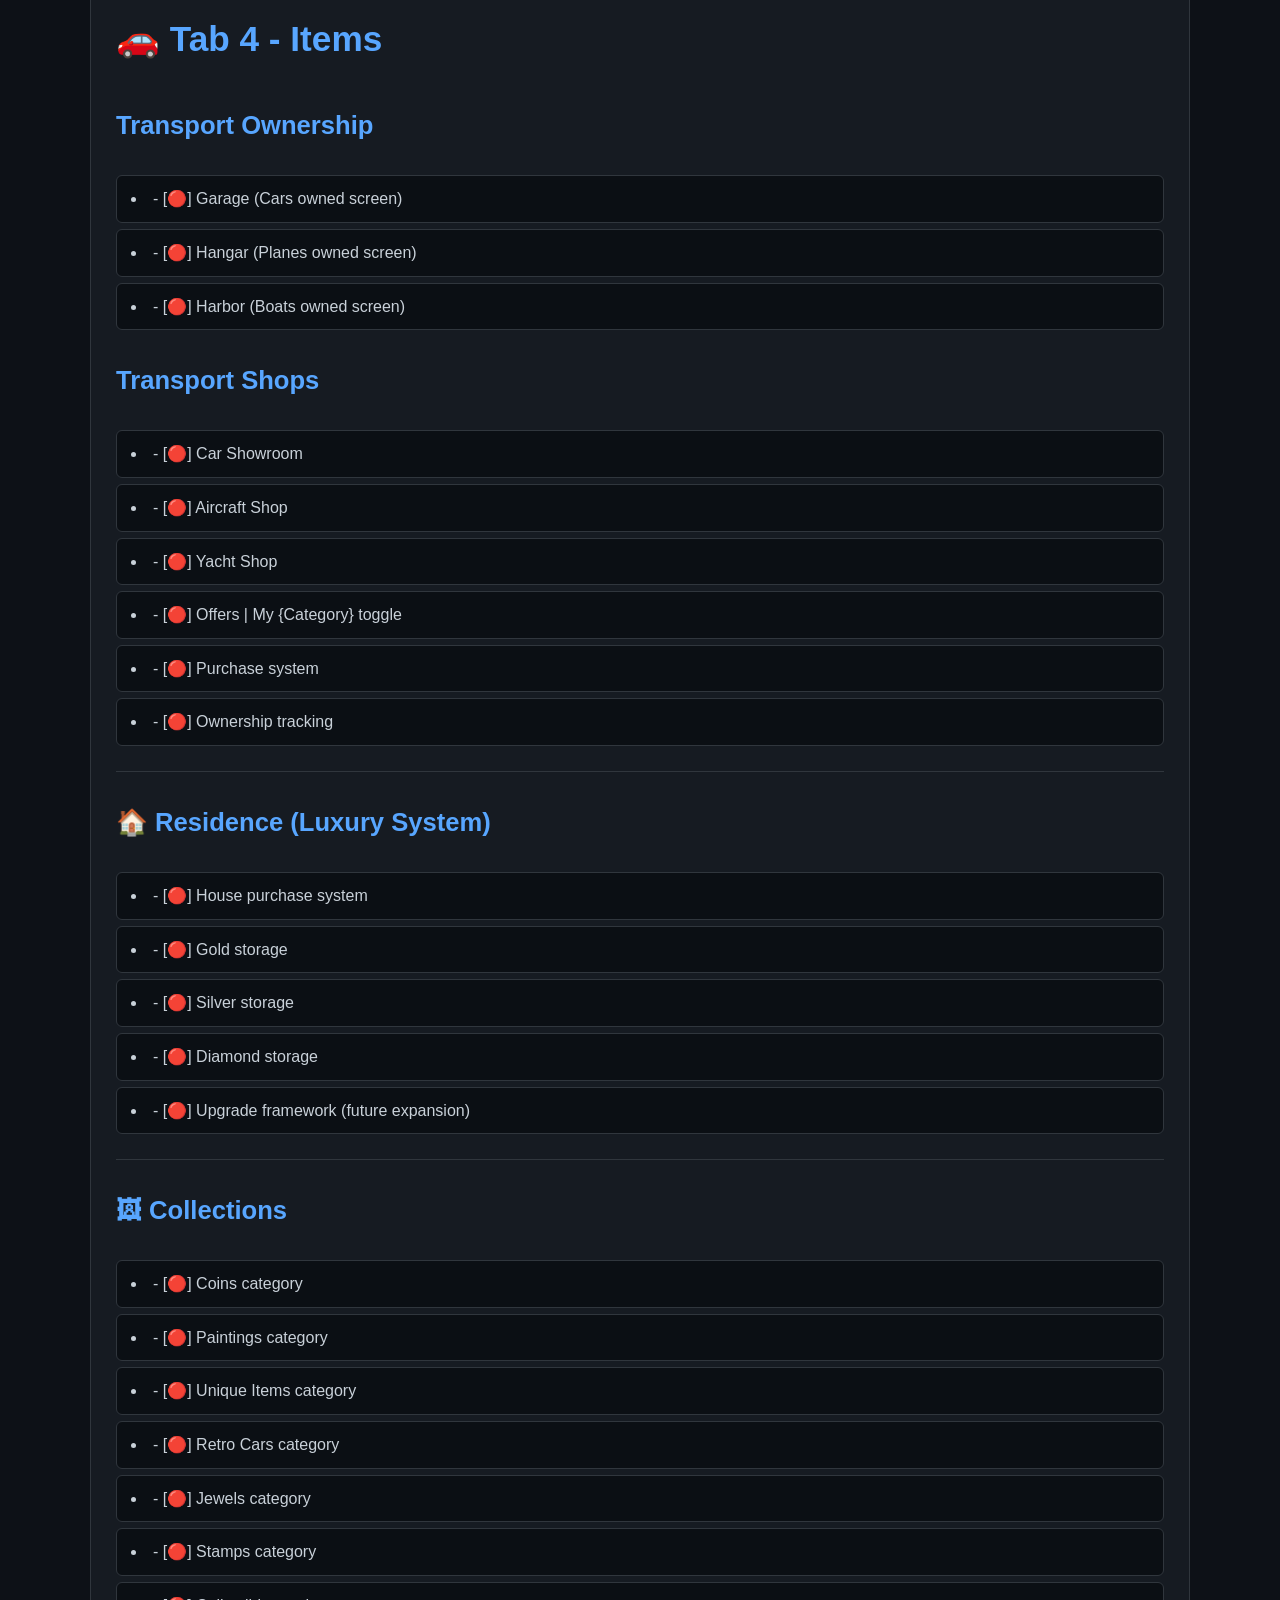
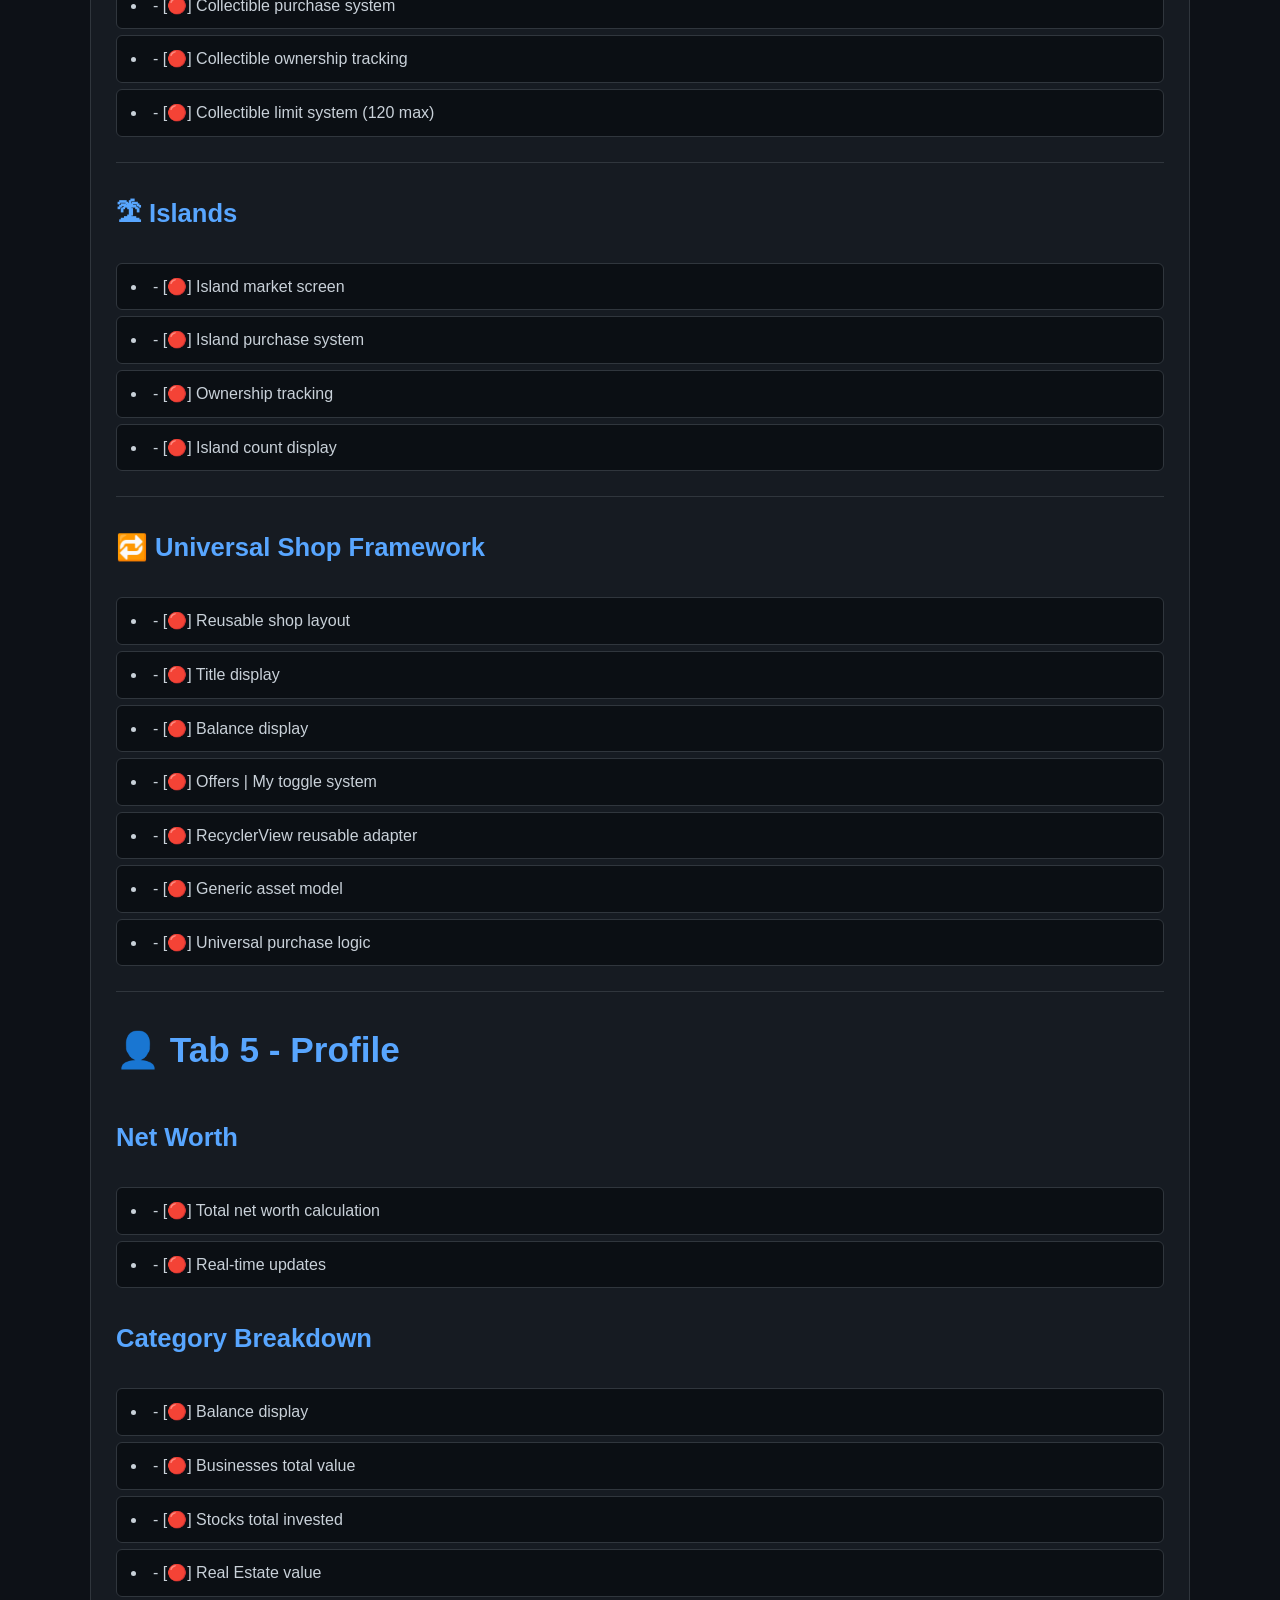
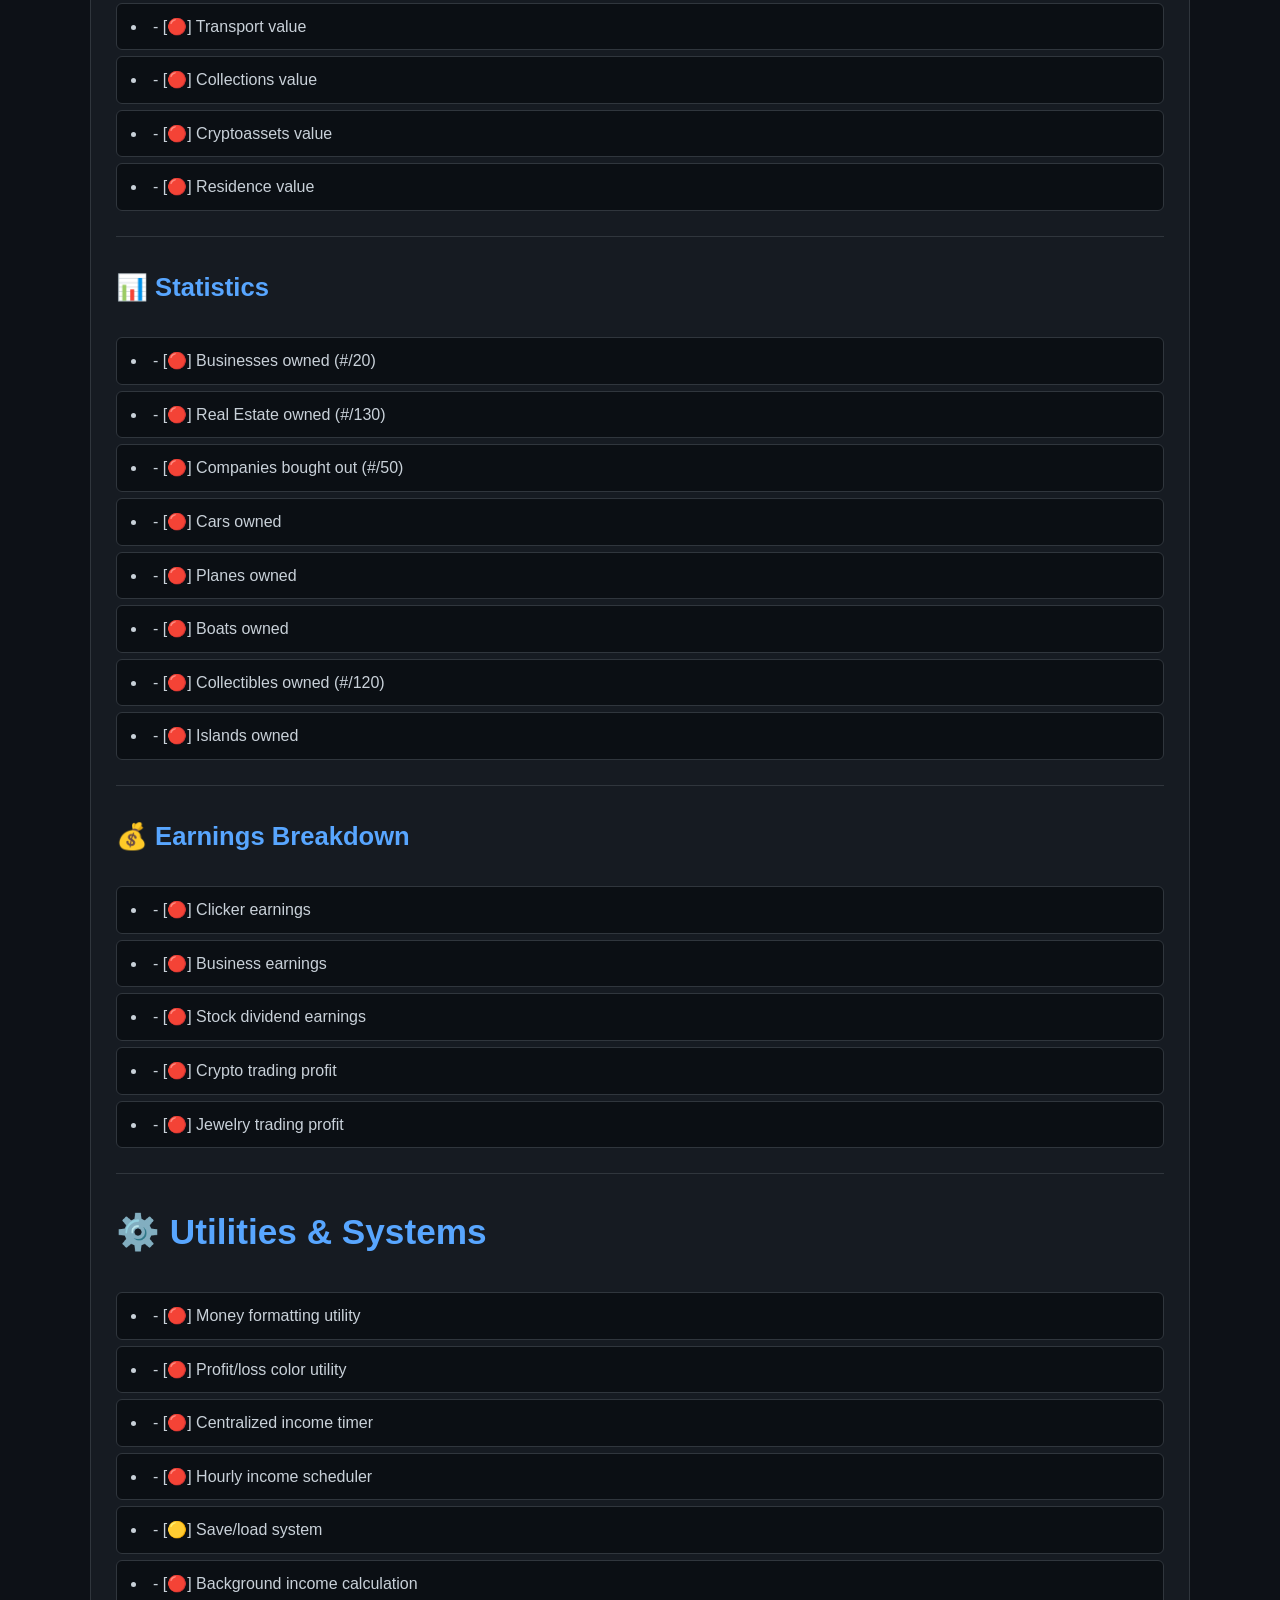
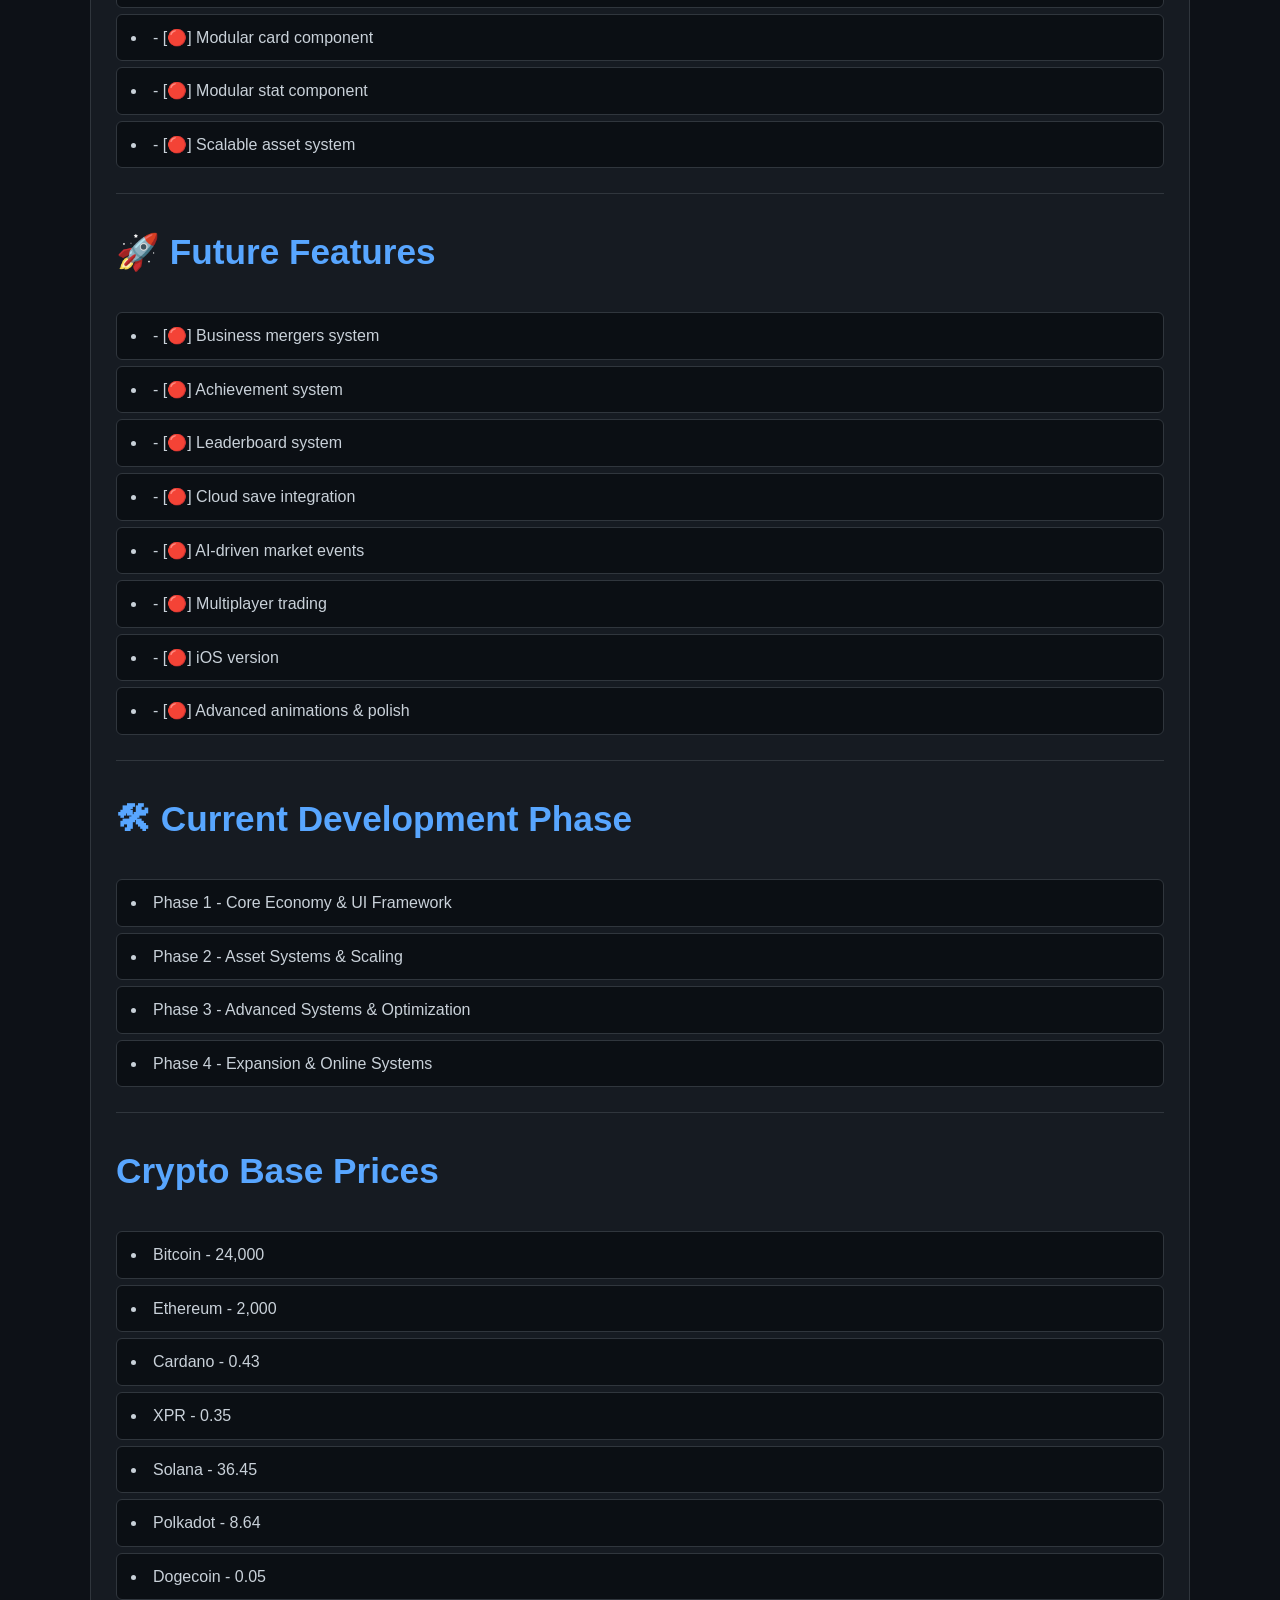
<file: log/dev-log.html>
<!DOCTYPE html>
<html lang="en">

<head>
    <meta charset="UTF-8">
    <meta name="viewport" content="width=device-width, initial-scale=1.0">
    <title>Money Empire - Project Overview</title>
    <link rel="stylesheet" href="dev-log.css">
</head>

<body>

    <div class="container">

        <h1>💰 Money Empire</h1>

        <blockquote>
            Build. Invest. Expand.<br>
            The Ultimate Financial Empire Simulation.
        </blockquote>

        <p>
            Money Empire is a large-scale incremental tycoon game where players grow their wealth through strategic
            investing, scalable businesses, luxury assets, and intelligent financial expansion.
        </p>

        <div class="card">
            <h2>Repository Includes</h2>
            <ul>
                <li>🌐 Official Website (HTML / CSS / JavaScript)</li>
                <li>📱 Android Game (Java - Android Studio) (eventually)</li>
            </ul>
        </div>

        <h2>🚀 Core Features</h2>

        <div class="card">
            <h3>📈 Investing</h3>
            <ul>
                <li>Stock Market with dividend income</li>
                <li>Real Estate rental income system</li>
                <li>Cryptocurrency trading mechanics</li>
                <li>Full company buyout capability</li>
            </ul>
        </div>

        <div class="card">
            <h3>🏢 Businesses</h3>
            <ul>
                <li>Up to 20 business slots</li>
                <li>Passive hourly income generation</li>
                <li>Progressive scaling profit system</li>
                <li>Expansion-based growth model</li>
            </ul>
        </div>

        <div class="card">
            <h3>💳 Active Earnings</h3>
            <ul>
                <li>Click-to-earn system</li>
                <li>Upgradeable click value</li>
                <li>Compounding income mechanics</li>
            </ul>
        </div>

        <div class="card">
            <h3>🚗 Assets & Collections</h3>
            <ul>
                <li>Cars, planes, boats</li>
                <li>Luxury residence upgrades</li>
                <li>Rare collectibles system</li>
                <li>Private island ownership</li>
            </ul>
        </div>

        <div class="card">
            <h3>👤 Profile & Analytics</h3>
            <ul>
                <li>Real-time net worth tracking</li>
                <li>Detailed income breakdown</li>
                <li>Asset ownership statistics</li>
                <li>Progress tracking across all categories</li>
            </ul>
        </div>

        <h2>🧱 Tech Stack</h2>

        <div class="card">
            <h3>🌐 Website</h3>
            <ul>
                <li>HTML5</li>
                <li>CSS3 (Custom Theme System)</li>
                <li>Vanilla JavaScript</li>
                <li>Responsive Grid Layout</li>
                <li>Dark / Light Mode Support</li>
                <li>Scroll Animations & Interactive Demos</li>
            </ul>
        </div>

        <div class="card">
            <h3>📱 Android Application</h3>
            <ul>
                <li>Java</li>
                <li>Android Studio</li>
                <li>Material Design 3</li>
                <li>Fragment-based Navigation</li>
                <li>RecyclerView Dynamic UI</li>
                <li>Scalable Architecture Structure</li>
            </ul>
        </div>

        <h2>🎮 Gameplay Philosophy</h2>

        <div class="card">
            <ul>
                <li>Balancing active and passive income</li>
                <li>Strategic asset diversification</li>
                <li>Long-term scaling progression</li>
                <li>Prestige through high-value ownership</li>
            </ul>

            <p><strong>There is no level cap.</strong></p>

            <p>Your only objective:</p>
            <blockquote>Grow your net worth as high as possible.</blockquote>
        </div>

        <h2>📂 Project Structure</h2>

        <pre>
/website
    index.html
    style.css
    script.js

/android-app
    /ui
    /data
    /utils
</pre>

        <h2>🌙 Website Theme System</h2>

        <div class="card">
            <ul class="checklist">
                <li>- Light Mode</li>
                <li>- Dark Mode</li>
                <li>- Smooth transitions</li>
                <li>- Gradient accents</li>
                <li>- Responsive layout</li>
                <li>- Animated counters & mini demos</li>
            </ul>
        </div>

        <h2>📈 Development Roadmap</h2>

        <div class="card">
            <ul class="checklist">
                <li>- Business mergers system</li>
                <li>- Online leaderboard</li>
                <li>- Cloud save integration</li>
                <li>- AI-driven market events</li>
                <li>- Achievement & milestone system</li>
                <li>- iOS expansion</li>
            </ul>
        </div>

        <h2>📸 Screenshots</h2>

        <div class="card">
            <p>(Add screenshots here once available)</p>
        </div>

        <h2>🛠 Development Status</h2>

        <!-- - 🔴 Not Started -->
        <!-- - 🟡 In Progress -->
        <!-- - 🟢 Almost Done -->
        <!-- - ✅ Completed -->
        <div class="card changelog">
            <div class="changelog-content">
                <h2> 🧱 Core Architecture</h2>
                <li> - [✅] Bottom Navigation (5 Tabs)</li>
                <li> - [🟡] Fragment-based navigation structure</li>
                <li> - [🟢] Shared ViewModel / Repository architecture</li>
                <li> - [✅] Centralized economy manager</li>
                <li> - [🔴] Reusable card UI component</li>
                <li> - [🔴] Centralized MoneyFormatter utility</li>
                <li> - [🔴] Profit/Loss color utility (green/red logic)</li>
                <li> - [🔴] XML-based color & dimension system (no hardcoded values)</li>
                <li> - [🔴] Persistent local save system</li>
                <li> - [🔴] Scalable asset framework</li>
                <hr>
                <h1> 🟦 Tab 1 - Investing</h1>
                <h2> 📈 Shares (Stocks)</h2>
                <h3> Portfolio Overview</h3>
                <li>- [✅] My Stock Portfolio card</li>
                <li>- [🟡] Total stock value display</li>
                <li>- [🔴] Dynamic profit/loss color indicator</li>
                <li>- [🔴] Hourly dividend income display</li>
                <li>- [🔴] Click to open owned stocks list</li>
                <h3> Owned Stocks Screen</h3>
                <li>- [🔴] RecyclerView stock list</li>
                <li>- [✅] Stock image</li>
                <li>- [✅] Stock name</li>
                <li>- [✅] Quantity owned</li>
                <li>- [✅] Combined value</li>
                <li>- [🔴] Per-stock profit/loss indicator</li>
                <h3> Stock Market</h3>
                <li>- [✅] Stock Market card</li>
                <li>- [🔴] Available stocks list</li>
                <li>- [🔴] Company buyout logic (100% ownership)</li>
                <li>- [🔴] "Available" / "Company Sold" state logic</li>
                <li>- [🟡] Purchase system</li>
                <li>- [🔴] Stock price scaling system</li>
                <hr>
                <h2> 🏠 Real Estate</h2>
                <li>- [🔴] Rental income per hour card</li>
                <li>- [✅] Real Estate Market screen</li>
                <li>- [🔴] Property purchase system</li>
                <li>- [🔴] Property ownership list</li>
                <li>- [🔴] Property count limit (130 max)</li>
                <li>- [🔴] Rental income scaling system</li>
                <hr>
                <h2> 🪙 Cryptocurrency</h2>
                <li>- [🔴] Total crypto value card</li>
                <li>- [🔴] Profit/loss indicator</li>
                <li>- [🔴] Buy crypto button</li>
                <li>- [🔴] Crypto market screen</li>
                <li>- [🔴] Dynamic price fluctuation system</li>
                <li>- [🔴] Sell system</li>
                <li>- [🔴] Crypto profit tracking</li>
                <hr>
                <h1> 🏢 Tab 2 - Businesses</h1>
                <li>- [🔴] Business header layout</li>
                <li>- [🔴] Business Slots counter (Max 20)</li>
                <li>- [🔴] Slot purchase system</li>
                <li>- [🔴] Total income per hour card</li>
                <li>- [🔴] Start a Business button</li>
                <li>- [🔴] Business creation system</li>
                <li>- [🔴] Business scaling income system</li>
                <li>- [🔴] Business list display</li>
                <li>- [🔴] Business Mergers button (UI only)</li>
                <li>- [🔴] Business earnings tracking</li>
                <hr>
                <h1> 💳 Tab 3 - Earnings (Clicker System)</h1>
                <li>- [✅] Fake credit card UI</li>
                <li>- [✅] Balance displayed as card number</li>
                <li>- [✅] Earnings per click display</li>
                <li>- [✅] Clickable earn area</li>
                <li>- [🔴] Click animation</li>
                <li>- [✅] Click income system</li>
                <li>- [🟡] Click value upgrade system</li>
                <li>- [🟡] Upgrade cost scaling formula</li>
                <li>- [🔴] Click earnings tracking</li>
                <hr>
                <h1> 🚗 Tab 4 - Items</h1>
                <h2> Transport Ownership</h2>
                <li>- [🔴] Garage (Cars owned screen)</li>
                <li>- [🔴] Hangar (Planes owned screen)</li>
                <li>- [🔴] Harbor (Boats owned screen)</li>
                <h2> Transport Shops</h2>
                <li>- [🔴] Car Showroom</li>
                <li>- [🔴] Aircraft Shop</li>
                <li>- [🔴] Yacht Shop</li>
                <li>- [🔴] Offers | My {Category} toggle</li>
                <li>- [🔴] Purchase system</li>
                <li>- [🔴] Ownership tracking</li>
                <hr>
                <h2> 🏠 Residence (Luxury System)</h2>
                <li>- [🔴] House purchase system</li>
                <li>- [🔴] Gold storage</li>
                <li>- [🔴] Silver storage</li>
                <li>- [🔴] Diamond storage</li>
                <li>- [🔴] Upgrade framework (future expansion)</li>
                <hr>
                <h2> 🖼 Collections</h2>
                <li>- [🔴] Coins category</li>
                <li>- [🔴] Paintings category</li>
                <li>- [🔴] Unique Items category</li>
                <li>- [🔴] Retro Cars category</li>
                <li>- [🔴] Jewels category</li>
                <li>- [🔴] Stamps category</li>
                <li>- [🔴] Collectible purchase system</li>
                <li>- [🔴] Collectible ownership tracking</li>
                <li>- [🔴] Collectible limit system (120 max)</li>
                <hr>
                <h2> 🏝 Islands</h2>
                <li>- [🔴] Island market screen</li>
                <li>- [🔴] Island purchase system</li>
                <li>- [🔴] Ownership tracking</li>
                <li>- [🔴] Island count display</li>
                <hr>
                <h2> 🔁 Universal Shop Framework</h2>
                <li>- [🔴] Reusable shop layout</li>
                <li>- [🔴] Title display</li>
                <li>- [🔴] Balance display</li>
                <li>- [🔴] Offers | My toggle system</li>
                <li>- [🔴] RecyclerView reusable adapter</li>
                <li>- [🔴] Generic asset model</li>
                <li>- [🔴] Universal purchase logic</li>
                <hr>
                <h1> 👤 Tab 5 - Profile</h1>
                <h2> Net Worth</h2>
                <li>- [🔴] Total net worth calculation</li>
                <li>- [🔴] Real-time updates</li>
                <h2> Category Breakdown</h2>
                <li>- [🔴] Balance display</li>
                <li>- [🔴] Businesses total value</li>
                <li>- [🔴] Stocks total invested</li>
                <li>- [🔴] Real Estate value</li>
                <li>- [🔴] Transport value</li>
                <li>- [🔴] Collections value</li>
                <li>- [🔴] Cryptoassets value</li>
                <li>- [🔴] Residence value</li>
                <hr>
                <h2> 📊 Statistics</h2>
                <li>- [🔴] Businesses owned (#/20)</li>
                <li>- [🔴] Real Estate owned (#/130)</li>
                <li>- [🔴] Companies bought out (#/50)</li>
                <li>- [🔴] Cars owned</li>
                <li>- [🔴] Planes owned</li>
                <li>- [🔴] Boats owned</li>
                <li>- [🔴] Collectibles owned (#/120)</li>
                <li>- [🔴] Islands owned</li>
                <hr>
                <h2> 💰 Earnings Breakdown</h2>
                <li>- [🔴] Clicker earnings</li>
                <li>- [🔴] Business earnings</li>
                <li>- [🔴] Stock dividend earnings</li>
                <li>- [🔴] Crypto trading profit</li>
                <li>- [🔴] Jewelry trading profit</li>
                <hr>
                <h1> ⚙️ Utilities & Systems</h1>
                <li>- [🔴] Money formatting utility</li>
                <li>- [🔴] Profit/loss color utility</li>
                <li>- [🔴] Centralized income timer</li>
                <li>- [🔴] Hourly income scheduler</li>
                <li>- [🟡] Save/load system</li>
                <li>- [🔴] Background income calculation</li>
                <li>- [🔴] Modular card component</li>
                <li>- [🔴] Modular stat component</li>
                <li>- [🔴] Scalable asset system</li>
                <hr>
                <h1> 🚀 Future Features</h1>
                <li>- [🔴] Business mergers system</li>
                <li>- [🔴] Achievement system</li>
                <li>- [🔴] Leaderboard system</li>
                <li>- [🔴] Cloud save integration</li>
                <li>- [🔴] AI-driven market events</li>
                <li>- [🔴] Multiplayer trading</li>
                <li>- [🔴] iOS version</li>
                <li>- [🔴] Advanced animations & polish</li>
                <hr>
                <h1> 🛠 Current Development Phase</h1>
                <li> Phase 1 - Core Economy & UI Framework</li>
                <li> Phase 2 - Asset Systems & Scaling</li>
                <li> Phase 3 - Advanced Systems & Optimization</li>
                <li> Phase 4 - Expansion & Online Systems</li>
                <hr>

                <h1>Crypto Base Prices</h1>
                <li>Bitcoin - 24,000</li>
                <li>Ethereum - 2,000</li>
                <li>Cardano - 0.43</li>
                <li>XPR - 0.35</li>
                <li>Solana - 36.45</li>
                <li>Polkadot - 8.64</li>
                <li>Dogecoin - 0.05</li>
                <li>Avalanche - 20.24</li>
                <li>Liecoin - 68.78</li>
                <li>TRB - 940.21</li>
                <li>Exxes -  340,518</li>
                <li>Cosmos - 11.65</li>
                <li>Ravencoin - 0.07</li>

            </div>
        </div>


        <h2>📜 License</h2>

        <div class="card">
            <p>MIT License (modify if needed)</p>
        </div>

        <h2>👤 Author</h2>

        <div class="card">
            <p><strong>Drake Sabella</strong></p>
            <p>Founder & Developer - Money Empire</p>
        </div>

    </div>

    <footer>
        © 2026 Money Empire — All Rights Reserved
    </footer>

</body>

</html>
</file>
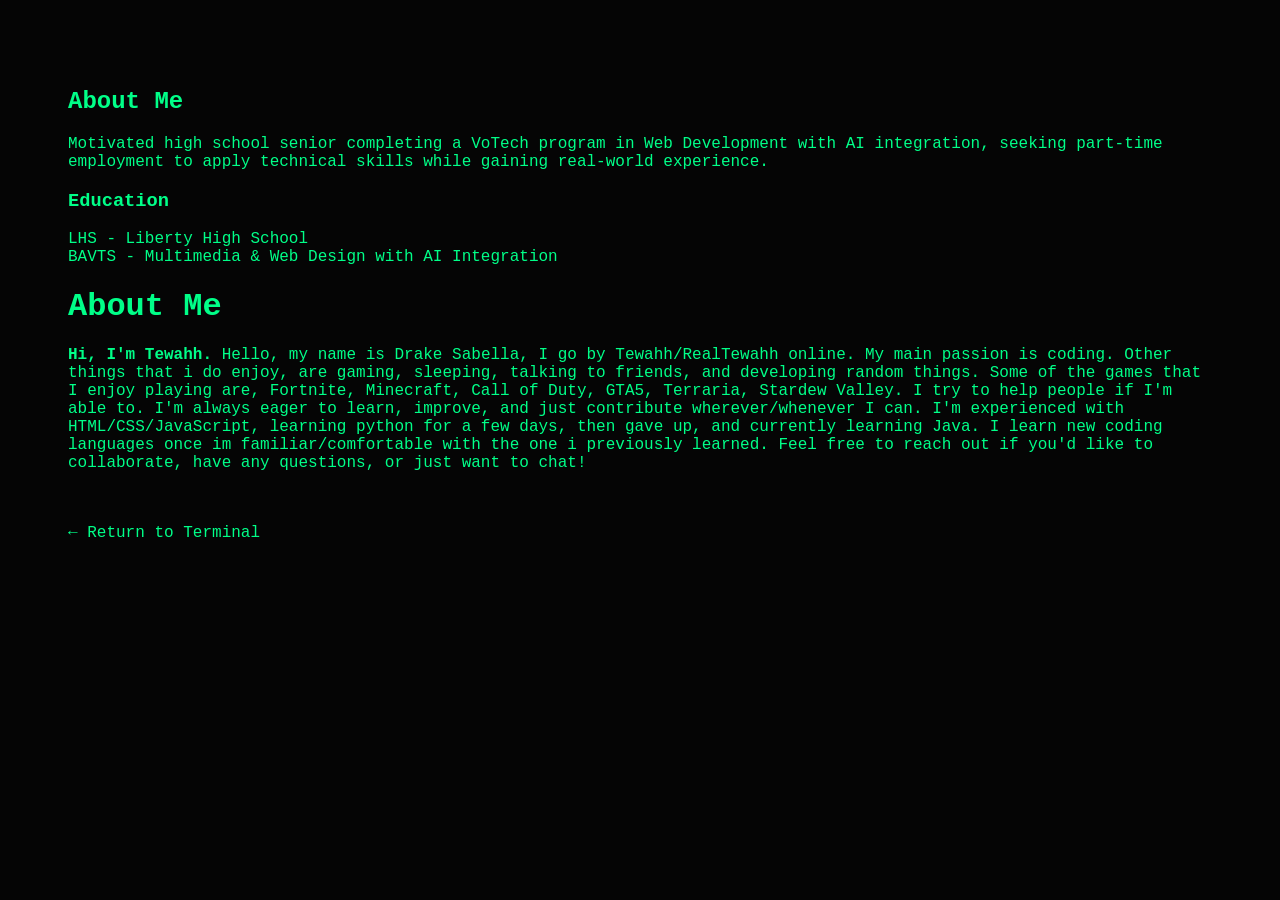
<file: pages/about/about.html>
<!DOCTYPE html>
<html>

<head>
    <title>About - Drake</title>
    <style>
        body {
            background: #050505;
            color: #00ff88;
            font-family: Courier New, monospace;
            padding: 60px;
        }

        .return-terminal {
            color: #00ff88;
            text-decoration: none;
        }
    </style>
</head>

<body>
    <section id="about-section">
        <h1>About Me</h1>
        <p>
            Motivated high school senior completing a VoTech program in Web Development with AI integration,
            seeking part-time employment to apply technical skills while gaining real-world experience.
        </p>
        <h3>Education</h3>
        <p>
            LHS - Liberty High School<br>
            BAVTS - Multimedia & Web Design with AI Integration
        </p>
    </section>
    <h1>About Me</h1>
    <p>
        <strong>Hi, I'm Tewahh.</strong>
        Hello, my name is Drake Sabella, I go by Tewahh/RealTewahh online.
        My main passion is coding. Other things that i do enjoy, are gaming, sleeping,
        talking to friends, and developing random things. Some of the games that I enjoy playing are,
        Fortnite, Minecraft, Call of Duty, GTA5, Terraria, Stardew Valley.

        I try to help people if I'm able to. I'm always eager to learn, improve, and just
        contribute wherever/whenever I can.

        I'm experienced with HTML/CSS/JavaScript, learning python for a few days, then gave up, 
        and currently learning Java. I learn new coding languages once im familiar/comfortable with
        the one i previously learned. 

        Feel free to reach out if you'd like to collaborate, have any questions, or just want to chat!
    </p>

    <br><br>
    <a class="return-terminal" href="../../index.html">← Return to Terminal</a>

</body>

</html>
</file>
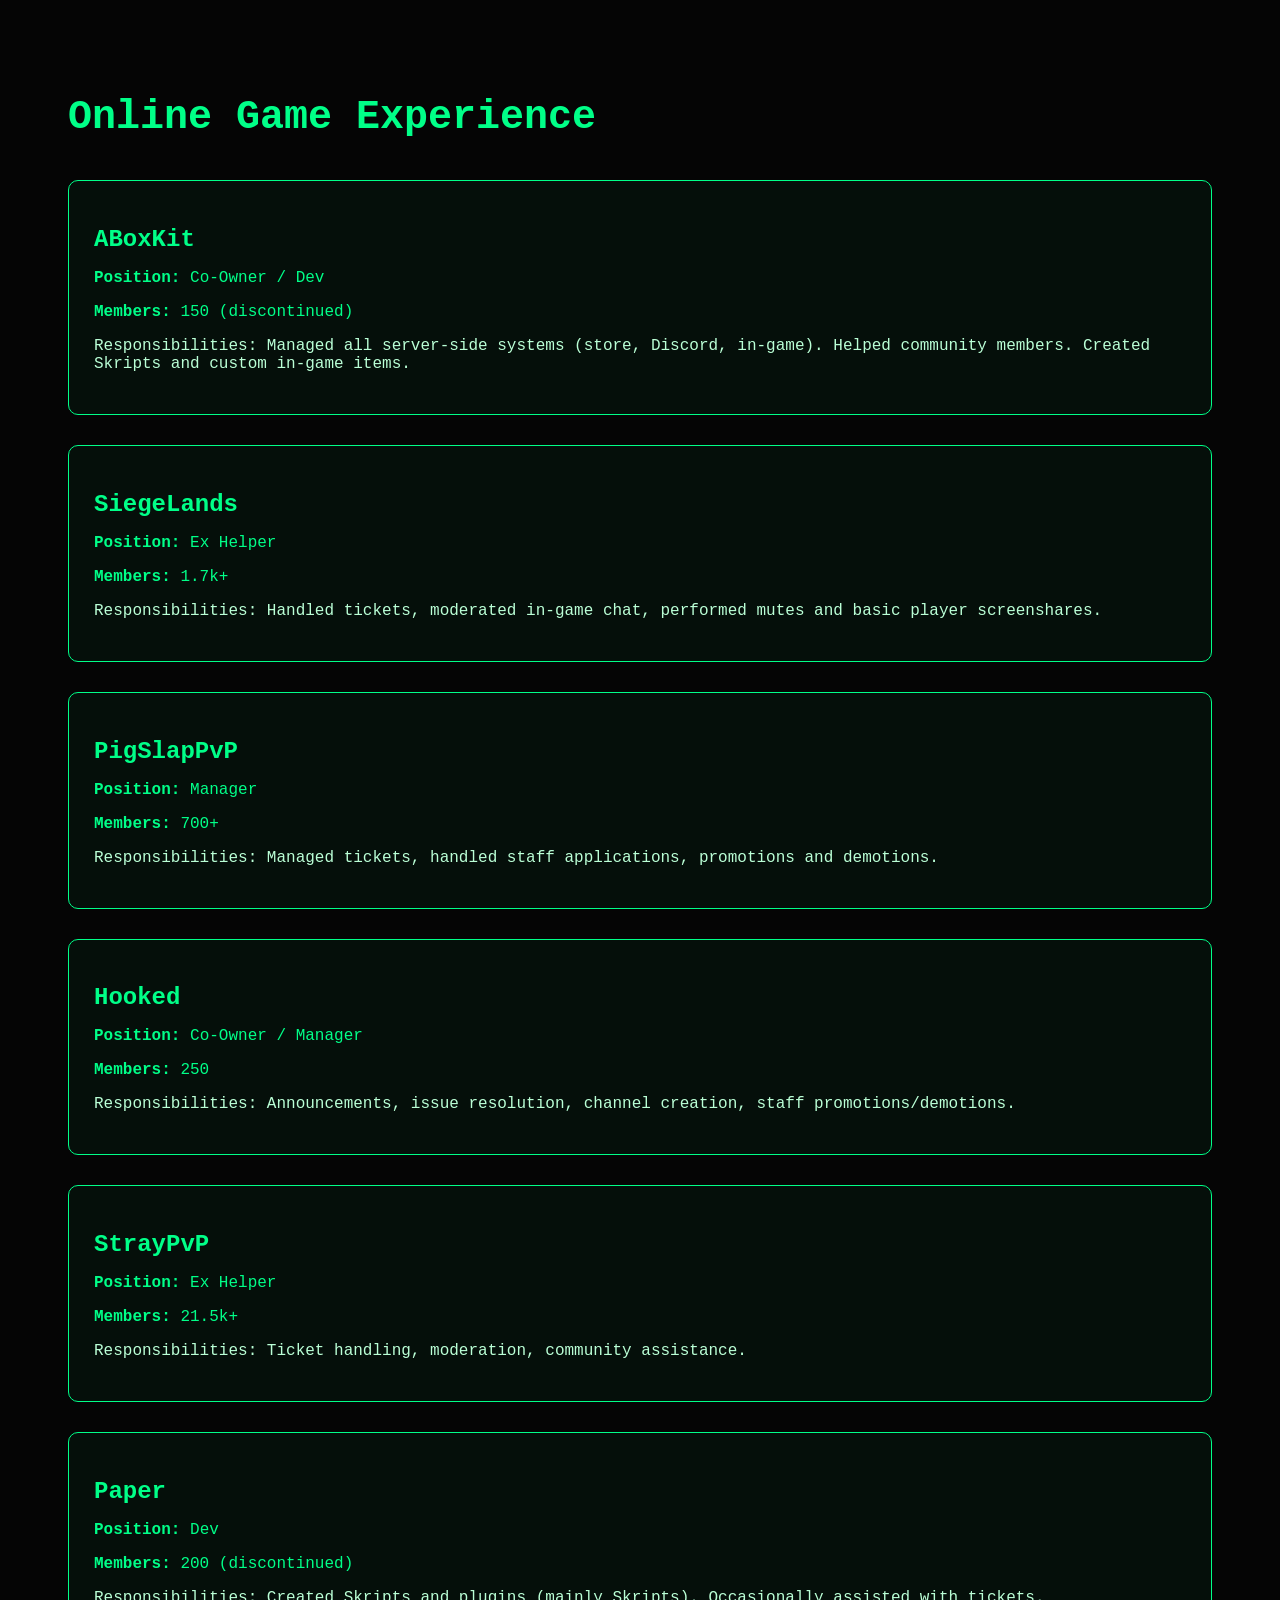
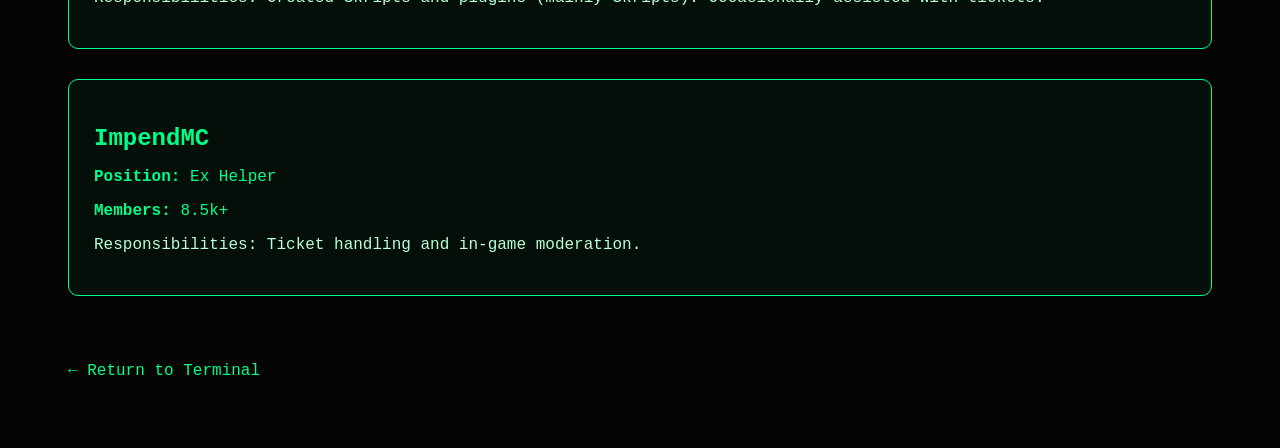
<file: pages/games/games.html>
<!DOCTYPE html>
<html lang="en">

<head>
    <meta charset="UTF-8">
    <title>Online Game Resume - Tewahh</title>
    <link rel="stylesheet" href="style.css">
</head>

<body>

    <h1>Online Game Experience</h1>

    <div class="card">
        <h2>ABoxKit</h2>
        <p><strong>Position:</strong> Co-Owner / Dev</p>
        <p><strong>Members:</strong> 150 (discontinued)</p>
        <p class="resp">
            Responsibilities: Managed all server-side systems (store, Discord, in-game).
            Helped community members. Created Skripts and custom in-game items.
        </p>
    </div>

    <div class="card">
        <h2>SiegeLands</h2>
        <p><strong>Position:</strong> Ex Helper</p>
        <p><strong>Members:</strong> 1.7k+</p>
        <p class="resp">
            Responsibilities: Handled tickets, moderated in-game chat,
            performed mutes and basic player screenshares.
        </p>
    </div>

    <div class="card">
        <h2>PigSlapPvP</h2>
        <p><strong>Position:</strong> Manager</p>
        <p><strong>Members:</strong> 700+</p>
        <p class="resp">
            Responsibilities: Managed tickets, handled staff applications,
            promotions and demotions.
        </p>
    </div>

    <div class="card">
        <h2>Hooked</h2>
        <p><strong>Position:</strong> Co-Owner / Manager</p>
        <p><strong>Members:</strong> 250</p>
        <p class="resp">
            Responsibilities: Announcements, issue resolution,
            channel creation, staff promotions/demotions.
        </p>
    </div>

    <div class="card">
        <h2>StrayPvP</h2>
        <p><strong>Position:</strong> Ex Helper</p>
        <p><strong>Members:</strong> 21.5k+</p>
        <p class="resp">
            Responsibilities: Ticket handling, moderation,
            community assistance.
        </p>
    </div>

    <div class="card">
        <h2>Paper</h2>
        <p><strong>Position:</strong> Dev</p>
        <p><strong>Members:</strong> 200 (discontinued)</p>
        <p class="resp">
            Responsibilities: Created Skripts and plugins (mainly Skripts).
            Occasionally assisted with tickets.
        </p>
    </div>

    <div class="card">
        <h2>ImpendMC</h2>
        <p><strong>Position:</strong> Ex Helper</p>
        <p><strong>Members:</strong> 8.5k+</p>
        <p class="resp">
            Responsibilities: Ticket handling and in-game moderation.
        </p>
    </div>

    <br><br>
    <a class="return-terminal" href="../../index.html">← Return to Terminal</a>

</body>

</html>
</file>
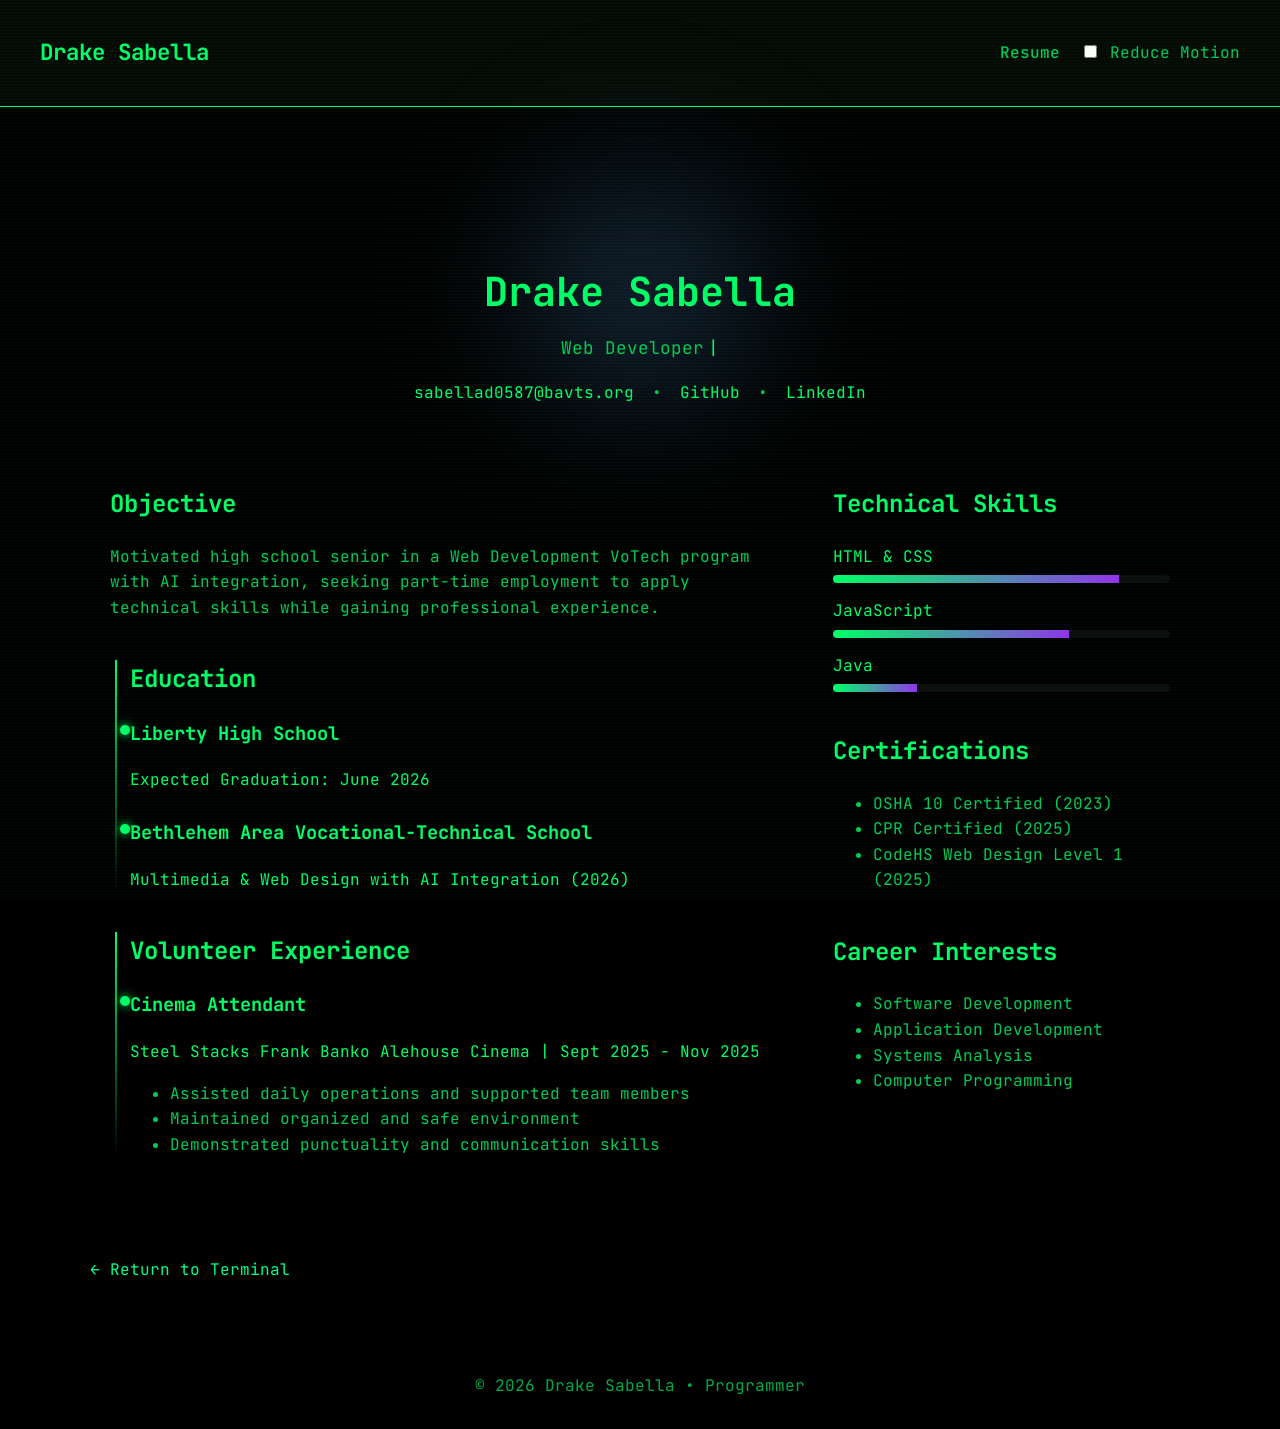
<file: pages/irl/irl.html>
<!doctype html>
<html lang="en">

<head>
    <meta charset="UTF-8" />
    <meta name="viewport" content="width=device-width, initial-scale=1.0" />
    <title>My Portfolio</title>
    <link rel="stylesheet" href="style.css" />
    <link rel="preconnect" href="https://fonts.googleapis.com">
    <link rel="preconnect" href="https://fonts.gstatic.com" crossorigin>
    <link href="https://fonts.googleapis.com/css2?family=JetBrains+Mono:wght@400;600;700&display=swap" rel="stylesheet">
    <link rel="apple-touch-icon" sizes="180x180" href="/apple-touch-icon.png">
    <link rel="icon" type="image/png" sizes="32x32" href="/favicon-32x32.png">
    <link rel="icon" type="image/png" sizes="16x16" href="/favicon-16x16.png">
    <link rel="manifest" href="/site.webmanifest">
</head>

<body>
    <header class="site-header">
        <h1 class="logo">Drake Sabella</h1>
        <nav id="navbar">
            <ul>
                <li><a data-section="resume">Resume</a></li>
                <div class="toggle-container">
                    <label>
                        <input type="checkbox" id="disable-animations">
                        Reduce Motion
                    </label>
                </div>
            </ul>
        </nav>
    </header>


    <main>
        <section id="resume-section" class="section active">
            <div class="resume-container">

                <!-- Resume Header -->
                <div class="resume-header">
                    <h1>Drake Sabella</h1>
                    <p class="typing"></p>
                    <div class="resume-contact">
                        <a href="mailto:sabellad0587@bavts.org">sabellad0587@bavts.org</a>
                        <span>•</span>
                        <a href="https://github.com/Tewahh" target="_blank">GitHub</a>
                        <span>•</span>
                        <a href="https://www.linkedin.com/in/drake-sabella-a541763a8" target="_blank">LinkedIn</a>
                    </div>
                </div>

                <div class="resume-body">

                    <!-- LEFT COLUMN -->
                    <div class="resume-left">

                        <div class="resume-block">
                            <h2>Objective</h2>
                            <p>
                                Motivated high school senior in a Web Development VoTech program with AI integration,
                                seeking part-time employment to apply technical skills while gaining professional
                                experience.
                            </p>
                        </div>

                        <div class="resume-block timeline">
                            <h2>Education</h2>

                            <div class="timeline-item">
                                <h3>Liberty High School</h3>
                                <span>Expected Graduation: June 2026</span>
                            </div>

                            <div class="timeline-item">
                                <h3>Bethlehem Area Vocational-Technical School</h3>
                                <span>Multimedia & Web Design with AI Integration (2026)</span>
                            </div>
                        </div>

                        <div class="resume-block timeline">
                            <h2>Volunteer Experience</h2>

                            <div class="timeline-item">
                                <h3>Cinema Attendant</h3>
                                <span>Steel Stacks Frank Banko Alehouse Cinema | Sept 2025 - Nov 2025</span>
                                <ul>
                                    <li>Assisted daily operations and supported team members</li>
                                    <li>Maintained organized and safe environment</li>
                                    <li>Demonstrated punctuality and communication skills</li>
                                </ul>
                            </div>
                        </div>

                    </div>

                    <!-- RIGHT COLUMN -->
                    <div class="resume-right">

                        <div class="resume-block">
                            <h2>Technical Skills</h2>
                            <div class="skill">
                                <span>HTML & CSS</span>
                                <div class="skill-bar">
                                    <div style="width:85%"></div>
                                </div>
                            </div>
                            <div class="skill">
                                <span>JavaScript</span>
                                <div class="skill-bar">
                                    <div style="width:70%"></div>
                                </div>
                            </div>
                            <div class="skill">
                                <span>Java</span>
                                <div class="skill-bar">
                                    <div style="width:25%"></div>
                                </div>
                            </div>
                        </div>

                        <div class="resume-block">
                            <h2>Certifications</h2>
                            <ul>
                                <li>OSHA 10 Certified (2023)</li>
                                <li>CPR Certified (2025)</li>
                                <li>CodeHS Web Design Level 1 (2025)</li>
                            </ul>
                        </div>

                        <div class="resume-block">
                            <h2>Career Interests</h2>
                            <ul>
                                <li>Software Development</li>
                                <li>Application Development</li>
                                <li>Systems Analysis</li>
                                <li>Computer Programming</li>
                            </ul>
                        </div>
                    </div>
                </div>
            </div>
            <a class="return-terminal" href="../../index.html">← Return to Terminal</a>

        </section>

    </main>

    <footer>
        © 2026 Drake Sabella • Programmer
    </footer>



    <script src="script.js"></script>
</body>

</html>
</file>
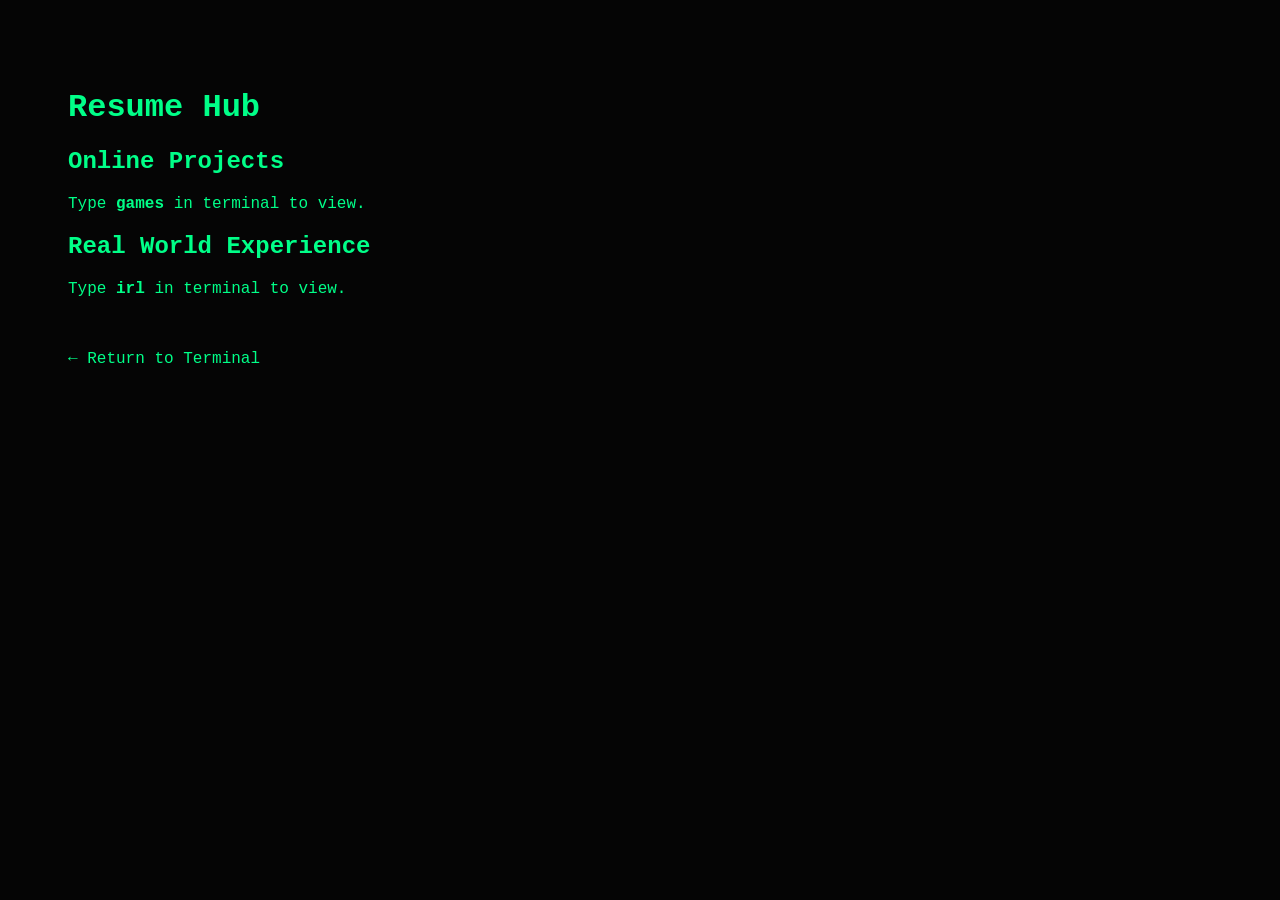
<file: pages/resume/resume.html>
<!DOCTYPE html>
<html>

<head>
    <title>Resume - Drake</title>
    <style>
        body {
            background: #050505;
            color: #00ff88;
            font-family: Courier New, monospace;
            padding: 60px;
        }

        a {
            color: #00ff88;
            text-decoration: none;
        }
    </style>
</head>

<body>

    <h1>Resume Hub</h1>

    <h2>Online Projects</h2>
    <p>Type <b>games</b> in terminal to view.</p>

    <h2>Real World Experience</h2>
    <p>Type <b>irl</b> in terminal to view.</p>

    <br><br>
    <a href="index.html">← Return to Terminal</a>

</body>

</html>
</file>
<file: style.css>
:root {
	--bg: #050505;
	--primary: #00ff88;
	--text: #d6ffe9;
	--card: #0b0f0b;
}

* {
	margin: 0;
	padding: 0;
	box-sizing: border-box;
	font-family: "JetBrains Mono", monospace
}

body {
	background: var(--bg);
	color: var(--text)
}

header {
	display: flex;
	justify-content: space-between;
	padding: 20px 40px;
	border-bottom: 1px solid var(--primary)
}

nav a {
	margin-left: 20px;
	cursor: pointer
}

.hero {
	text-align: center;
	padding: 100px 20px
}

.hero h1 {
	font-size: 3rem;
	color: var(--primary)
}

.hero p {
	margin-top: 10px;
	color: #aaa
}

.buttons {
	margin-top: 25px
}

.btn {
	display: inline-block;
	padding: 12px 22px;
	border: 1px solid var(--primary);
	margin: 10px;
	cursor: pointer;
	transition: .3s
}

.btn:hover {
	background: var(--primary);
	color: black
}

section {
	max-width: 1100px;
	margin: auto;
	padding: 60px 20px
}

h2 {
	color: var(--primary);
	margin-bottom: 20px
}

.grid {
	display: grid;
	grid-template-columns: repeat(auto-fit, minmax(260px, 1fr));
	gap: 20px
}

.card {
	background: var(--card);
	border: 1px solid var(--primary);
	padding: 20px;
	border-radius: 10px;
	transition: .3s
}

.card:hover {
	transform: translateY(-8px);
	box-shadow: 0 0 20px rgba(0, 255, 136, .2)
}

.price {
	color: #00ff88;
	font-size: 1.2rem;
	margin-top: 10px
}

footer {
	text-align: center;
	padding: 30px;
	border-top: 1px solid var(--primary)
}

/* TERMINAL FULL OS */
#terminalModal {
	position: fixed;
	inset: 0;
	background: black;
	display: none;
	flex-direction: column;
	padding: 20px
}

#terminal {
	flex: 1;
	overflow: auto;
	border: 1px solid var(--primary);
	padding: 15px
}

#input {
	background: none;
	border: none;
	color: var(--primary);
	outline: none;
	width: 100%
}

.window-bar {
	display: flex;
	gap: 10px;
	margin-bottom: 10px
}

.dot {
	width: 12px;
	height: 12px;
	border-radius: 50%
}

.red {
	background: red
}

.yellow {
	background: gold
}

.green {
	background: lime
}
</file>
<file: ME/style.css>
:root {
    --bg: #ffffff;
    --text: #111827;
    --accent: #2563eb;
    --card: #f3f4f6;
}

[data-theme="dark"] {
    --bg: #0f172a;
    --text: #f1f5f9;
    --accent: #3b82f6;
    --card: #1e293b;
}

* {
    margin: 0;
    padding: 0;
    box-sizing: border-box;
}

html {
    scroll-behavior: smooth;
}

body {
    font-family: system-ui, sans-serif;
    background: var(--bg);
    color: var(--text);
    transition: 0.3s ease;
    overflow-x: hidden;
}

/* Loader */
#loader {
    position: fixed;
    inset: 0;
    background: var(--bg);
    display: flex;
    justify-content: center;
    align-items: center;
    z-index: 9999;
}

.spinner {
    width: 40px;
    height: 40px;
    border: 4px solid #ccc;
    border-top: 4px solid var(--accent);
    border-radius: 50%;
    animation: spin 1s linear infinite;
}

@keyframes spin {
    to { transform: rotate(360deg); }
}

/* Navbar */
.navbar {
    position: fixed;
    width: 100%;
    top: 0;
    padding: 15px 30px;
    display: flex;
    justify-content: space-between;
    align-items: center;
    backdrop-filter: blur(10px);
    background: rgba(255,255,255,0.8);
    z-index: 1000;
}

[data-theme="dark"] .navbar {
    background: rgba(15,23,42,0.8);
}

.nav-links {
    list-style: none;
    display: flex;
    gap: 20px;
}

.nav-links a,
#themeToggle {
    text-decoration: none;
    background: none;
    border: none;
    color: var(--text);
    cursor: pointer;
}

.nav-toggle {
    display: none;
    background: none;
    border: none;
    font-size: 1.5rem;
}

/* Hero */
.hero {
    height: 100vh;
    display: flex;
    justify-content: center;
    align-items: center;
    text-align: center;
}

#moneyCounter {
    margin: 20px 0;
    color: var(--accent);
}

/* Sections */
.section {
    padding: 120px 20px;
    max-width: 800px;
    margin: auto;
    text-align: center;
}

.btn {
    display: inline-block;
    padding: 12px 24px;
    background: var(--accent);
    color: white;
    border-radius: 8px;
    text-decoration: none;
}

/* Demo */
.demo-container {
    height: 500px;
    margin-top: 40px;
    border-radius: 12px;
    overflow: hidden;
}

iframe {
    width: 100%;
    height: 100%;
    border: none;
}

/* Reveal Animation */
.reveal {
    opacity: 0;
    transform: translateY(30px);
    transition: 0.8s ease;
}

.reveal.active {
    opacity: 1;
    transform: translateY(0);
}

/* Mouse Gradient */
.gradient-bg {
    position: fixed;
    inset: 0;
    pointer-events: none;
    background: radial-gradient(circle at center, rgba(37,99,235,0.15), transparent 40%);
}

/* Floating Shapes */
.floating-shapes::before,
.floating-shapes::after {
    content: "";
    position: fixed;
    width: 200px;
    height: 200px;
    background: var(--accent);
    opacity: 0.05;
    border-radius: 50%;
    animation: float 8s infinite alternate ease-in-out;
}

.floating-shapes::after {
    top: 70%;
    left: 75%;
}

@keyframes float {
    to { transform: translateY(-40px); }
}

/* Mobile */
@media(max-width:768px){
    .nav-toggle {
        display: block;
    }

    .nav-links {
        position: absolute;
        top: 60px;
        right: 0;
        background: var(--bg);
        flex-direction: column;
        padding: 20px;
        display: none;
    }

    .nav-links.active {
        display: flex;
    }
}

/* section for how to play */
.section-intro {
    margin: 20px auto 50px;
    max-width: 600px;
    opacity: 0.8;
}

.guide-container {
    display: grid;
    gap: 30px;
    grid-template-columns: repeat(auto-fit, minmax(280px, 1fr));
}

.guide-card {
    background: var(--card);
    padding: 30px;
    border-radius: 20px;
    text-align: left;
    position: relative;
    transition: 0.3s ease;
    border: 1px solid rgba(0,0,0,0.05);
}

[data-theme="dark"] .guide-card {
    border: 1px solid rgba(255,255,255,0.05);
}

.guide-card:hover {
    transform: translateY(-8px);
    box-shadow: 0 20px 40px rgba(0,0,0,0.08);
}

.badge {
    position: absolute;
    top: 15px;
    right: 15px;
    background: var(--accent);
    color: white;
    padding: 5px 10px;
    font-size: 0.7rem;
    border-radius: 50px;
}
.stats-row {
    display: flex;
    gap: 20px;
    margin: 20px 0;
}

.stat {
    text-align: center;
}

.counter {
    font-size: 1.4rem;
    font-weight: bold;
    color: var(--accent);
}

.toggle-btn {
    margin-top: 10px;
    background: none;
    border: none;
    color: var(--accent);
    cursor: pointer;
    font-weight: bold;
}

.dropdown-content {
    max-height: 0;
    overflow: hidden;
    transition: 0.4s ease;
}

.guide-card.active .dropdown-content {
    max-height: 400px;
    margin-top: 15px;
}

.mini-demo {
    margin-top: 15px;
}

.mini-demo button {
    padding: 8px 15px;
    border: none;
    border-radius: 8px;
    background: var(--accent);
    color: white;
    cursor: pointer;
}

.guide-card h3 {
    margin-bottom: 15px;
    color: var(--accent);
}

.guide-card ul {
    margin-top: 15px;
    padding-left: 18px;
}

.guide-card li {
    margin-bottom: 8px;
    font-size: 0.95rem;
}
</file>
<file: resume/style.css>
:root {
    --bg: #000000;
    --card: #0b0f0b;
    --text: #00ff66;
    --muted: #00cc55;
    --primary: #00ff66;
    --secondary: #00aa44;
    --header: #050a05;
}

* {
    user-select: none;
}

/* ================= BODY ================= */
body {
    background: #000;
    background-size: 400% 400%;
    font-family: "JetBrains Mono", monospace;
    margin: 0;
    color: var(--text);
    line-height: 1.6;
}

/* ================= TERMINAL SCANLINES ================= */

body::before {
    content: "";
    position: fixed;
    inset: 0;
    background: repeating-linear-gradient(
        to bottom,
        rgba(0, 255, 102, 0.03),
        rgba(0, 255, 102, 0.03) 1px,
        transparent 1px,
        transparent 3px
    );
    pointer-events: none;
    z-index: 9999;
}
/* ================= HEADER ================= */

.site-header {
    background: #050a05;
    border-bottom: 1px solid var(--primary);
    padding: 20px 40px;
    display: flex;
    justify-content: space-between;
    align-items: center;
}

@keyframes headerGlow {
    0% {
        background-position: 0% 50%;
    }

    100% {
        background-position: 200% 50%;
    }
}

.logo {
    font-size: 1.4rem;
    font-weight: 700;
}

#navbar ul {
    list-style: none;
    display: flex;
    gap: 20px;
    margin: 0;
    padding: 0;
}

#navbar a {
    color: var(--muted);
    text-decoration: none;
    font-weight: 500;
    position: relative;
    cursor: pointer;
    transition: color 0.3s ease;
}

#navbar a:hover {
    color: var(--text);
}

#navbar a::after {
    content: "";
    position: absolute;
    bottom: -4px;
    left: 0;
    height: 2px;
    width: 0%;
    background: var(--primary);
    transition: width 0.3s ease;
}

#navbar a:hover::after {
    width: 100%;
}

/* ================= FOOTER ================= */

footer {
    text-align: center;
    padding: 30px;
    color: var(--secondary);
}

/* ================= SECTIONS ================= */

.section {
    display: none;
    max-width: 1100px;
    margin: auto;
    padding: 60px 20px;
    opacity: 0;
    transform: translateY(30px);
}

.section.active {
    display: block;
    animation: sectionFade 0.6s ease forwards;
}

@keyframes sectionFade {
    to {
        opacity: 1;
        transform: translateY(0);
    }
}

.section h1 {
    font-size: 2.2rem;
    color: var(--primary);
    margin-bottom: 20px;
}

/* ================= GRID ================= */

.project-grid,
.resume-grid {
    display: grid;
    grid-template-columns: repeat(auto-fit, minmax(280px, 1fr));
    gap: 25px;
}

/* ================= CARDS ================= */

.project-card,
.resume-card {
    background: #0b0f0b;
    border: 1px solid var(--primary);
    border-radius: 8px;
    padding: 20px;
    box-shadow: 0 0 15px rgba(0, 255, 102, 0.15);
    transition: all 0.3s ease;
}

.card-animate {
    opacity: 1 !important;
    transform: translateY(0) !important;
}

.project-card:hover,
.resume-card:hover {
    transform: translateY(-10px) scale(1.03);
    box-shadow:
        0 20px 40px rgba(96, 165, 250, 0.25),
        0 0 30px rgba(147, 51, 234, 0.15);
}

/* ================= Glow Border ================= */

.project-card::before,
.resume-card::before {
    content: "";
    position: absolute;
    inset: 0;
    border-radius: 18px;
    padding: 1px;
    background: linear-gradient(120deg, #60a5fa, #2563eb, #9333ea);
    -webkit-mask:
        linear-gradient(#000 0 0) content-box,
        linear-gradient(#000 0 0);
    -webkit-mask-composite: xor;
    opacity: 0;
    transition: opacity 0.4s ease;
    pointer-events: none;
}

.project-card:hover::before,
.resume-card:hover::before {
    opacity: 1;
}

/* ================= TEXT ================= */

h1,
h2,
h3 {
    color: var(--primary);
}



ol,
ul,
p,
li,
strong {
    color: var(--muted);
}

/* ================= RESUME ================= */

.resume-card a {
    color: var(--primary);
    text-decoration: none;
    position: relative;
    transition: color 0.3s ease;
}

.resume-card a:hover {
    color: var(--secondary);
}

.resume-card a::after {
    content: "";
    position: absolute;
    bottom: -4px;
    left: 0;
    height: 2px;
    width: 0%;
    background: var(--secondary);
    transition: width 0.3s ease;
}

.resume-card a:hover::after {
    width: 100%;
}

.project-link {
    display: inline-block;
    margin-top: 12px;
    padding: 8px 14px;
    border: 1px solid var(--primary);
    border-radius: 4px;
    background: transparent;
    color: var(--primary);
    text-decoration: none;
    font-weight: 600;
    transition: all 0.3s ease;
}

.project-link:hover {
    background: var(--primary);
    color: black;
    box-shadow: 0 0 15px var(--primary);
}

/* ================= RESUME LAYOUT ================= */

.resume-container {
    max-width: 1100px;
    margin: auto;
    padding: 60px 20px;
    animation: fadeUp 0.8s ease forwards;
}

.resume-header {
    text-align: center;
    margin-bottom: 50px;
}

.resume-header h1 {
    font-size: 2.5rem;
    margin-bottom: 10px;
}

.resume-contact {
    margin-top: 10px;
    color: var(--muted);
}

.resume-contact a {
    color: var(--primary);
    text-decoration: none;
    margin: 0 8px;
}

/* Two Column Layout */

.resume-body {
    display: grid;
    grid-template-columns: 2fr 1fr;
    gap: 50px;
}

.resume-block {
    margin-bottom: 40px;
    opacity: 0;
    transform: translateY(60px);
    transition: all 0.8s cubic-bezier(.2, .8, .2, 1);
}

.resume-block.show {
    opacity: 1;
    transform: translateY(0);
}

.resume-block:nth-child(1) {
    animation-delay: .2s;
}

.resume-block:nth-child(2) {
    animation-delay: .4s;
}

.resume-block:nth-child(3) {
    animation-delay: .6s;
}

@keyframes fadeUp {
    to {
        opacity: 1;
        transform: translateY(0);
    }
}

/* ================= TIMELINE ================= */

.timeline {
    position: relative;
    padding-left: 20px;
}

.timeline::before {
    content: "";
    position: absolute;
    left: 5px;
    top: 0;
    bottom: 0;
    width: 2px;
    background: linear-gradient(to bottom, var(--primary), transparent);
}

.timeline-item {
    margin-bottom: 25px;
    position: relative;
}

.timeline-item::before {
    content: "";
    position: absolute;
    left: -10px;
    top: 6px;
    width: 10px;
    height: 10px;
    background: var(--primary);
    border-radius: 50%;
    box-shadow: 0 0 10px var(--primary);
}

/* ================= SKILL BARS ================= */

.skill {
    margin-bottom: 15px;
}

.skill-bar {
    background: rgba(255, 255, 255, 0.05);
    border-radius: 10px;
    overflow: hidden;
    height: 8px;
    margin-top: 6px;
}

.skill-bar div {
    height: 100%;
    background: linear-gradient(90deg, var(--primary), #9333ea);
    width: 0;
    animation: growBar 1.5s ease forwards;
}

@keyframes growBar {
    from {
        width: 0;
    }
}

/* ================= RESPONSIVE ================= */

@media (max-width: 900px) {
    .resume-body {
        grid-template-columns: 1fr;
    }
}

.typing {
    font-size: 1.1rem;
    color: var(--muted);
    margin-top: 8px;
    position: relative;
}

.typing::after {
    content: "|";
    margin-left: 4px;
    animation: blink 1s infinite;
    color: var(--primary);
}

@keyframes blink {
    50% {
        opacity: 0;
    }
}


.resume-header {
    text-align: center;
    margin-bottom: 60px;
    position: relative;
}

.resume-header::before {
    content: "";
    position: absolute;
    width: 300px;
    height: 300px;
    background: radial-gradient(circle, rgba(96, 165, 250, 0.4), transparent 70%);
    top: -120px;
    left: 50%;
    transform: translateX(-50%);
    z-index: -1;
    filter: blur(80px);
    animation: floatGlow 6s ease-in-out infinite alternate;
}

@keyframes floatGlow {
    from {
        transform: translateX(-50%) translateY(0px);
    }

    to {
        transform: translateX(-50%) translateY(20px);
    }
}

/* Only stop animations and transitions without hiding elements */
.reduce-motion *,
.reduce-motion *::before,
.reduce-motion *::after {
    animation: none !important;
    transition: none !important;
}

/* Disable transforms that move or scale elements, but keep layout intact */
.reduce-motion .project-card,
.reduce-motion .resume-card,
.reduce-motion .project-link {
    transform: none !important;
    box-shadow: none !important;
}

/* Keep all elements visible (especially those starting hidden for animation) */
.reduce-motion .section,
.reduce-motion .resume-block,
.reduce-motion .card-animate {
    opacity: 1 !important;
    transform: none !important;
}

/* Stop blinking cursor */
.reduce-motion .typing::after {
    animation: none !important;
}
</file>
<file: log/dev-log.css>
:root {
    --bg: #0d1117;
    --text: #c9d1d9;
    --border: #30363d;
    --card: #161b22;
    --accent: #58a6ff;
    --green: #3fb950;
    --yellow: #d29922;
    --red: #f85149;
}

/* ======================
   BASE STYLES
====================== */

body {
    margin: 0;
    font-family: -apple-system, BlinkMacSystemFont, "Segoe UI", sans-serif;
    background: var(--bg);
    color: var(--text);
    line-height: 1.6;
}

.container {
    max-width: 1100px;
    margin: auto;
    padding: 50px 25px;
}

/* ======================
   HEADINGS
====================== */

h1, h2, h3 {
    border-bottom: 1px solid var(--border);
    padding-bottom: 8px;
    margin-top: 40px;
}

h1 { font-size: 2.2rem; }
h2 { font-size: 1.6rem; }

/* ======================
   CARDS
====================== */

.card {
    background: var(--card);
    border: 1px solid var(--border);
    padding: 25px;
    border-radius: 10px;
    margin: 25px 0;
    transition: 0.2s ease;
}

.card:hover {
    border-color: var(--accent);
}

/* ======================
   LISTS
====================== */

ul {
    padding-left: 20px;
}

li {
    margin: 6px 0;
}

/* Checklist Style */

.checklist {
    list-style: none;
    padding: 0;
    margin-top: 15px;
}

.checklist li {
    background: var(--card);
    border: 1px solid var(--border);
    padding: 14px 18px;
    border-radius: 8px;
    margin-bottom: 10px;
    transition: 0.2s ease;
}

.checklist li:hover {
    border-color: var(--accent);
}

/* ======================
   BLOCKQUOTE
====================== */

blockquote {
    border-left: 4px solid var(--accent);
    padding-left: 15px;
    color: #8b949e;
    margin: 20px 0;
}

/* ======================
   CODE BLOCKS
====================== */

pre {
    background: #010409;
    padding: 18px;
    border-radius: 8px;
    overflow-x: auto;
    border: 1px solid var(--border);
}

/* ======================
   CHANGLOG SECTION
====================== */

.changelog-content {
    white-space: normal;
    line-height: 1.6;
    padding: 10px 0;
}

.changelog-content h1,
.changelog-content h2,
.changelog-content h3 {
    border: none;
    margin-top: 30px;
    color: var(--accent);
}

.changelog-content hr {
    border: none;
    border-top: 1px solid var(--border);
    margin: 25px 0;
}

.changelog-content ul {
    list-style: none;
    padding-left: 0;
}

.changelog-content li {
    background: #0b0f14;
    border: 1px solid var(--border);
    padding: 10px 14px;
    border-radius: 6px;
    margin: 6px 0;
}

/* ======================
   FOOTER
====================== */

footer {
    text-align: center;
    padding: 50px 20px;
    margin-top: 60px;
    border-top: 1px solid var(--border);
    color: #8b949e;
}
</file>
<file: pages/games/style.css>
body {
    background: #050505;
    color: #00ff88;
    font-family: "Courier New", monospace;
    padding: 60px;
}

h1 {
    font-size: 40px;
    margin-bottom: 40px;
}

.card {
    border: 1px solid #00ff88;
    padding: 25px;
    margin-bottom: 30px;
    border-radius: 10px;
    background: rgba(0, 255, 136, 0.04);
}

.card h2 {
    margin-bottom: 10px;
}

.role {
    color: gold;
}

.members {
    color: cyan;
}

.resp {
    color: #baffd6;
}

a {
    color: #00ff88;
    text-decoration: none;
}
</file>
<file: pages/irl/style.css>
:root {
    --bg: #000000;
    --card: #0b0f0b;
    --text: #00ff66;
    --muted: #00cc55;
    --primary: #00ff66;
    --secondary: #00aa44;
    --header: #050a05;
}

* {
    user-select: none;
}

/* ================= BODY ================= */
body {
    background: #000;
    background-size: 400% 400%;
    font-family: "JetBrains Mono", monospace;
    margin: 0;
    color: var(--text);
    line-height: 1.6;
}

/* ================= TERMINAL SCANLINES ================= */

body::before {
    content: "";
    position: fixed;
    inset: 0;
    background: repeating-linear-gradient(
        to bottom,
        rgba(0, 255, 102, 0.03),
        rgba(0, 255, 102, 0.03) 1px,
        transparent 1px,
        transparent 3px
    );
    pointer-events: none;
    z-index: 9999;
}
/* ================= HEADER ================= */

.site-header {
    background: #050a05;
    border-bottom: 1px solid var(--primary);
    padding: 20px 40px;
    display: flex;
    justify-content: space-between;
    align-items: center;
}

@keyframes headerGlow {
    0% {
        background-position: 0% 50%;
    }

    100% {
        background-position: 200% 50%;
    }
}

.logo {
    font-size: 1.4rem;
    font-weight: 700;
}

#navbar ul {
    list-style: none;
    display: flex;
    gap: 20px;
    margin: 0;
    padding: 0;
}

#navbar a {
    color: var(--muted);
    text-decoration: none;
    font-weight: 500;
    position: relative;
    cursor: pointer;
    transition: color 0.3s ease;
}

#navbar a:hover {
    color: var(--text);
}

#navbar a::after {
    content: "";
    position: absolute;
    bottom: -4px;
    left: 0;
    height: 2px;
    width: 0%;
    background: var(--primary);
    transition: width 0.3s ease;
}

#navbar a:hover::after {
    width: 100%;
}

/* ================= FOOTER ================= */

footer {
    text-align: center;
    padding: 30px;
    color: var(--secondary);
}

/* ================= SECTIONS ================= */

.section {
    display: none;
    max-width: 1100px;
    margin: auto;
    padding: 60px 20px;
    opacity: 0;
    transform: translateY(30px);
}

.section.active {
    display: block;
    animation: sectionFade 0.6s ease forwards;
}

@keyframes sectionFade {
    to {
        opacity: 1;
        transform: translateY(0);
    }
}

.section h1 {
    font-size: 2.2rem;
    color: var(--primary);
    margin-bottom: 20px;
}

/* ================= GRID ================= */

.project-grid,
.resume-grid {
    display: grid;
    grid-template-columns: repeat(auto-fit, minmax(280px, 1fr));
    gap: 25px;
}

/* ================= CARDS ================= */

.project-card,
.resume-card {
    background: #0b0f0b;
    border: 1px solid var(--primary);
    border-radius: 8px;
    padding: 20px;
    box-shadow: 0 0 15px rgba(0, 255, 102, 0.15);
    transition: all 0.3s ease;
}

.card-animate {
    opacity: 1 !important;
    transform: translateY(0) !important;
}

.project-card:hover,
.resume-card:hover {
    transform: translateY(-10px) scale(1.03);
    box-shadow:
        0 20px 40px rgba(96, 165, 250, 0.25),
        0 0 30px rgba(147, 51, 234, 0.15);
}

/* ================= Glow Border ================= */

.project-card::before,
.resume-card::before {
    content: "";
    position: absolute;
    inset: 0;
    border-radius: 18px;
    padding: 1px;
    background: linear-gradient(120deg, #60a5fa, #2563eb, #9333ea);
    -webkit-mask:
        linear-gradient(#000 0 0) content-box,
        linear-gradient(#000 0 0);
    -webkit-mask-composite: xor;
    opacity: 0;
    transition: opacity 0.4s ease;
    pointer-events: none;
}

.project-card:hover::before,
.resume-card:hover::before {
    opacity: 1;
}

/* ================= TEXT ================= */

h1,
h2,
h3 {
    color: var(--primary);
}



ol,
ul,
p,
li,
strong {
    color: var(--muted);
}

/* ================= RESUME ================= */

.resume-card a {
    color: var(--primary);
    text-decoration: none;
    position: relative;
    transition: color 0.3s ease;
}

.resume-card a:hover {
    color: var(--secondary);
}

.resume-card a::after {
    content: "";
    position: absolute;
    bottom: -4px;
    left: 0;
    height: 2px;
    width: 0%;
    background: var(--secondary);
    transition: width 0.3s ease;
}

.resume-card a:hover::after {
    width: 100%;
}

.project-link {
    display: inline-block;
    margin-top: 12px;
    padding: 8px 14px;
    border: 1px solid var(--primary);
    border-radius: 4px;
    background: transparent;
    color: var(--primary);
    text-decoration: none;
    font-weight: 600;
    transition: all 0.3s ease;
}

.project-link:hover {
    background: var(--primary);
    color: black;
    box-shadow: 0 0 15px var(--primary);
}

/* ================= RESUME LAYOUT ================= */

.resume-container {
    max-width: 1100px;
    margin: auto;
    padding: 60px 20px;
    animation: fadeUp 0.8s ease forwards;
}

.resume-header {
    text-align: center;
    margin-bottom: 50px;
}

.resume-header h1 {
    font-size: 2.5rem;
    margin-bottom: 10px;
}

.resume-contact {
    margin-top: 10px;
    color: var(--muted);
}

.resume-contact a {
    color: var(--primary);
    text-decoration: none;
    margin: 0 8px;
}

/* Two Column Layout */

.resume-body {
    display: grid;
    grid-template-columns: 2fr 1fr;
    gap: 50px;
}

.resume-block {
    margin-bottom: 40px;
    opacity: 0;
    transform: translateY(60px);
    transition: all 0.8s cubic-bezier(.2, .8, .2, 1);
}

.resume-block.show {
    opacity: 1;
    transform: translateY(0);
}

.resume-block:nth-child(1) {
    animation-delay: .2s;
}

.resume-block:nth-child(2) {
    animation-delay: .4s;
}

.resume-block:nth-child(3) {
    animation-delay: .6s;
}

@keyframes fadeUp {
    to {
        opacity: 1;
        transform: translateY(0);
    }
}

/* ================= TIMELINE ================= */

.timeline {
    position: relative;
    padding-left: 20px;
}

.timeline::before {
    content: "";
    position: absolute;
    left: 5px;
    top: 0;
    bottom: 0;
    width: 2px;
    background: linear-gradient(to bottom, var(--primary), transparent);
}

.timeline-item {
    margin-bottom: 25px;
    position: relative;
}

.timeline-item::before {
    content: "";
    position: absolute;
    left: -10px;
    top: 6px;
    width: 10px;
    height: 10px;
    background: var(--primary);
    border-radius: 50%;
    box-shadow: 0 0 10px var(--primary);
}

/* ================= SKILL BARS ================= */

.skill {
    margin-bottom: 15px;
}

.skill-bar {
    background: rgba(255, 255, 255, 0.05);
    border-radius: 10px;
    overflow: hidden;
    height: 8px;
    margin-top: 6px;
}

.skill-bar div {
    height: 100%;
    background: linear-gradient(90deg, var(--primary), #9333ea);
    width: 0;
    animation: growBar 1.5s ease forwards;
}

@keyframes growBar {
    from {
        width: 0;
    }
}

/* ================= RESPONSIVE ================= */

@media (max-width: 900px) {
    .resume-body {
        grid-template-columns: 1fr;
    }
}

.typing {
    font-size: 1.1rem;
    color: var(--muted);
    margin-top: 8px;
    position: relative;
}

.typing::after {
    content: "|";
    margin-left: 4px;
    animation: blink 1s infinite;
    color: var(--primary);
}

@keyframes blink {
    50% {
        opacity: 0;
    }
}


.resume-header {
    text-align: center;
    margin-bottom: 60px;
    position: relative;
}

.resume-header::before {
    content: "";
    position: absolute;
    width: 300px;
    height: 300px;
    background: radial-gradient(circle, rgba(96, 165, 250, 0.4), transparent 70%);
    top: -120px;
    left: 50%;
    transform: translateX(-50%);
    z-index: -1;
    filter: blur(80px);
    animation: floatGlow 6s ease-in-out infinite alternate;
}

@keyframes floatGlow {
    from {
        transform: translateX(-50%) translateY(0px);
    }

    to {
        transform: translateX(-50%) translateY(20px);
    }
}

/* Only stop animations and transitions without hiding elements */
.reduce-motion *,
.reduce-motion *::before,
.reduce-motion *::after {
    animation: none !important;
    transition: none !important;
}

/* Disable transforms that move or scale elements, but keep layout intact */
.reduce-motion .project-card,
.reduce-motion .resume-card,
.reduce-motion .project-link {
    transform: none !important;
    box-shadow: none !important;
}

/* Keep all elements visible (especially those starting hidden for animation) */
.reduce-motion .section,
.reduce-motion .resume-block,
.reduce-motion .card-animate {
    opacity: 1 !important;
    transform: none !important;
}

/* Stop blinking cursor */
.reduce-motion .typing::after {
    animation: none !important;
}

.return-terminal {
    color: #00ff88;
    text-decoration: none;
}
</file>
